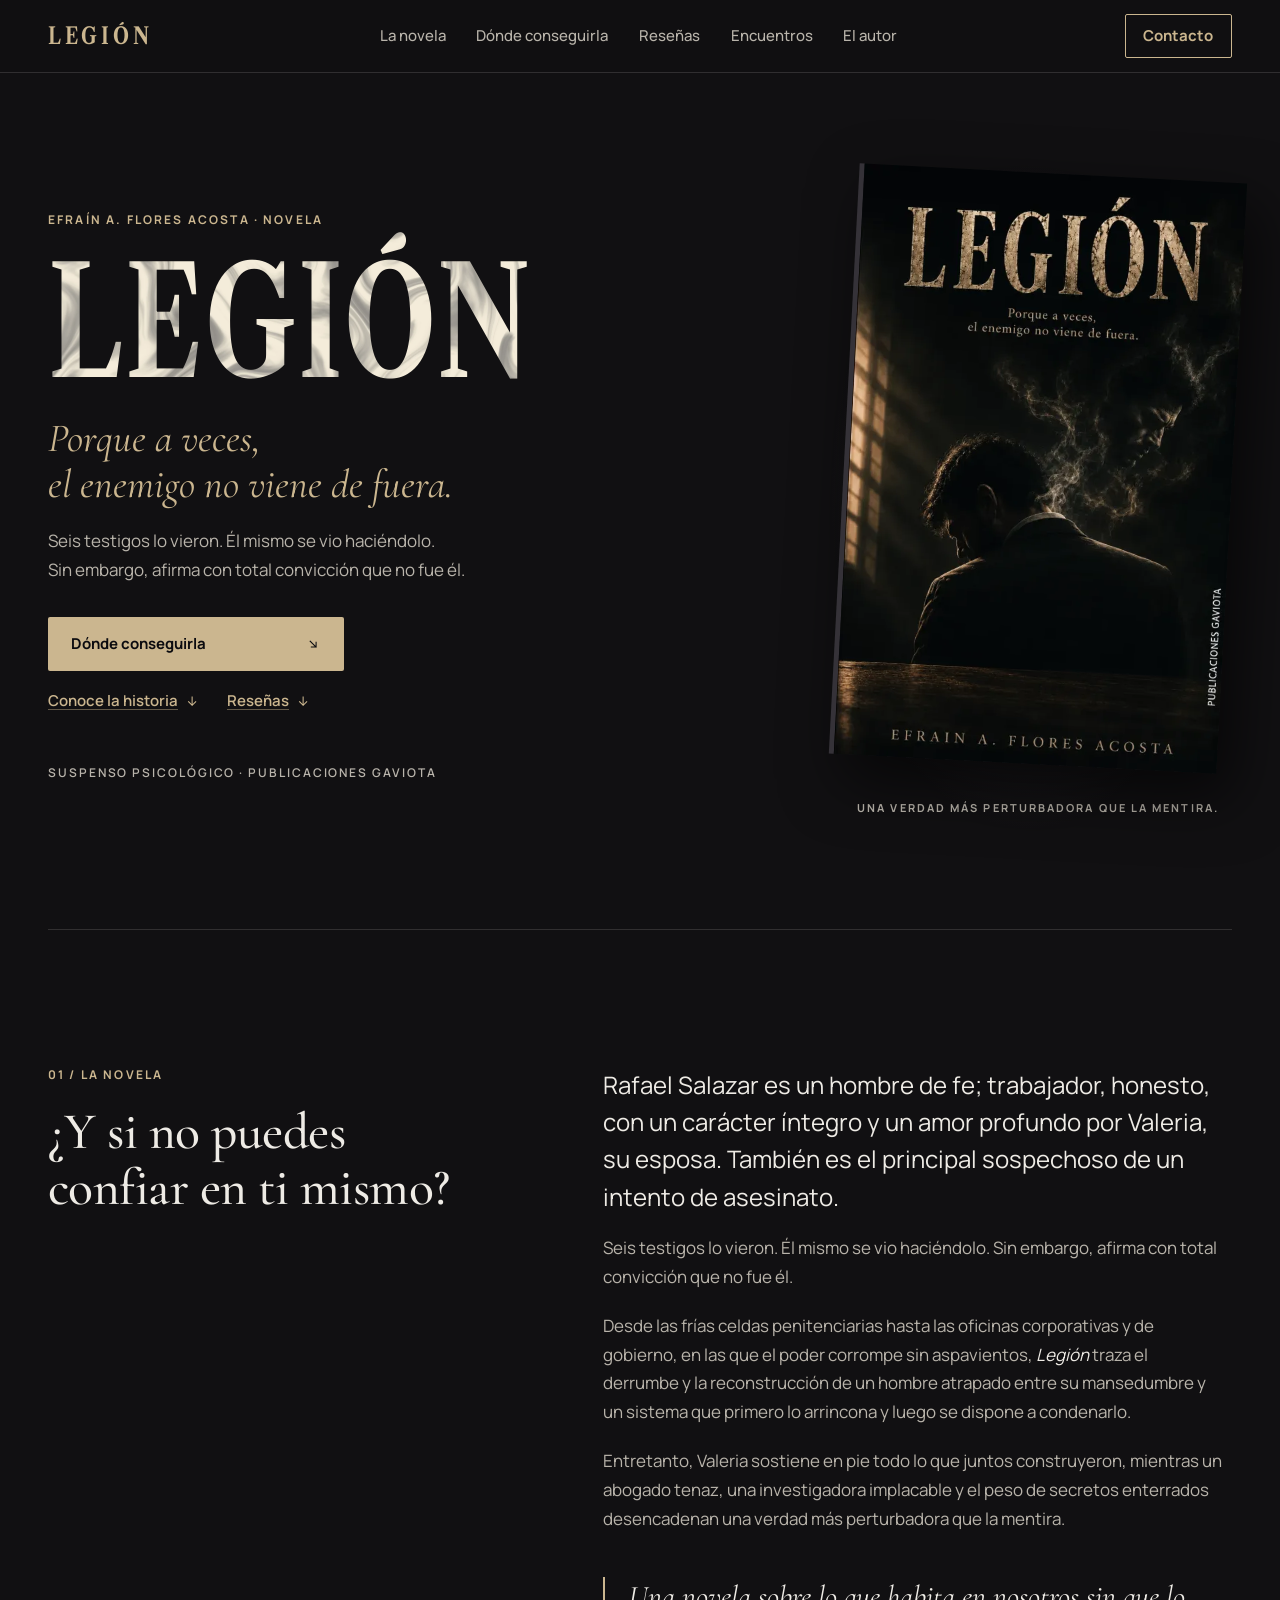
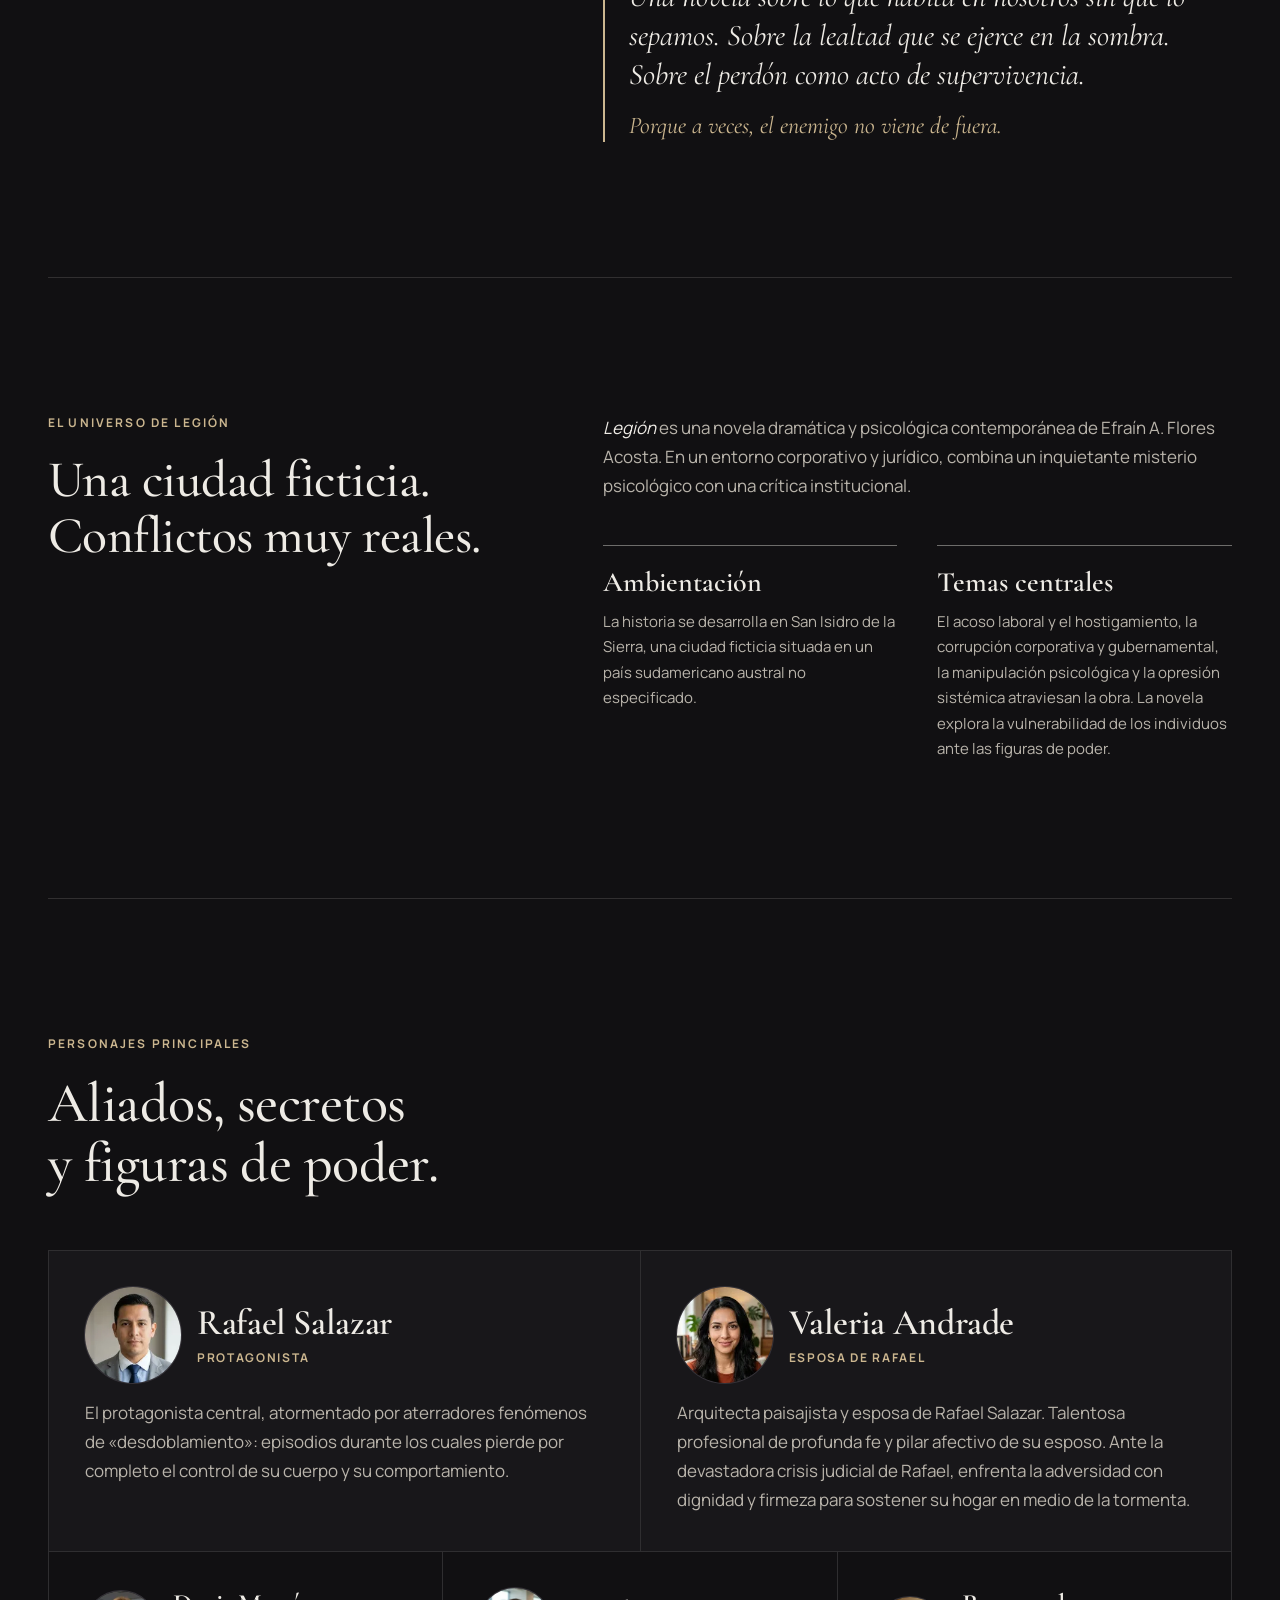
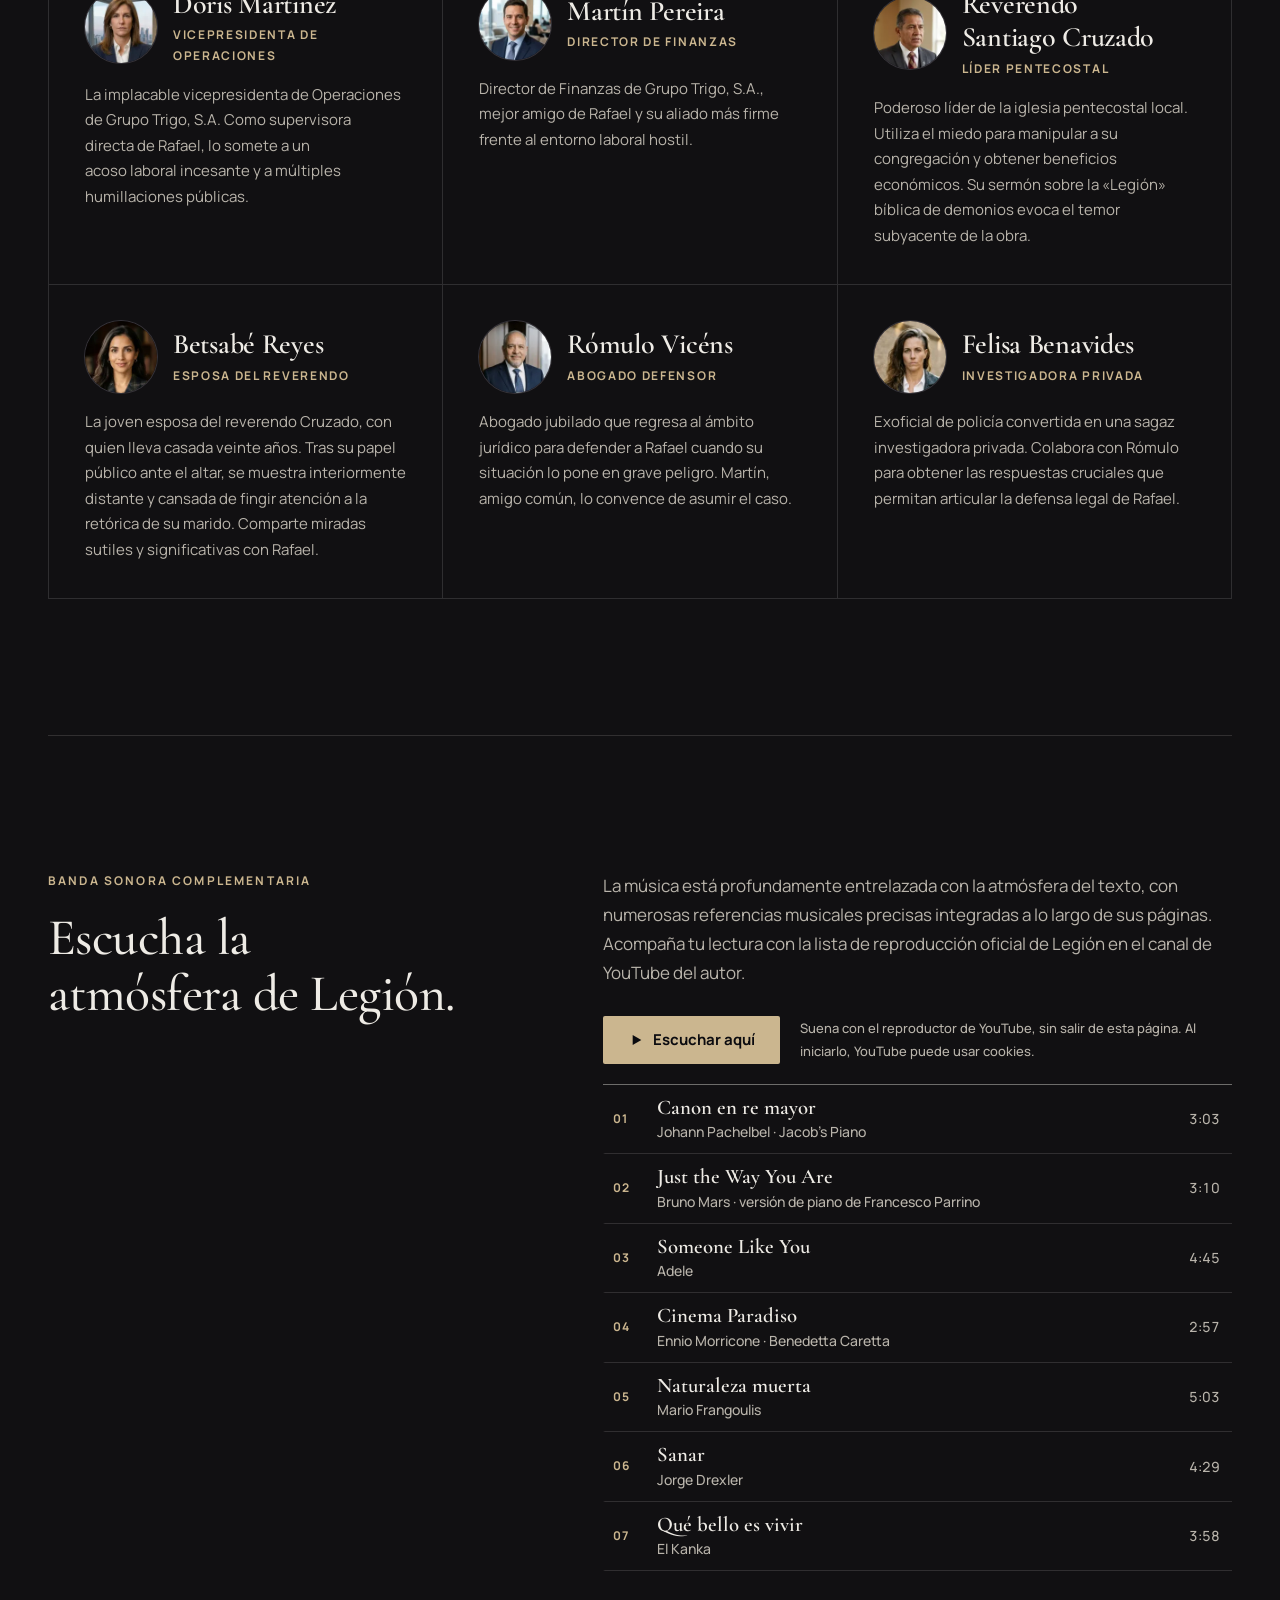
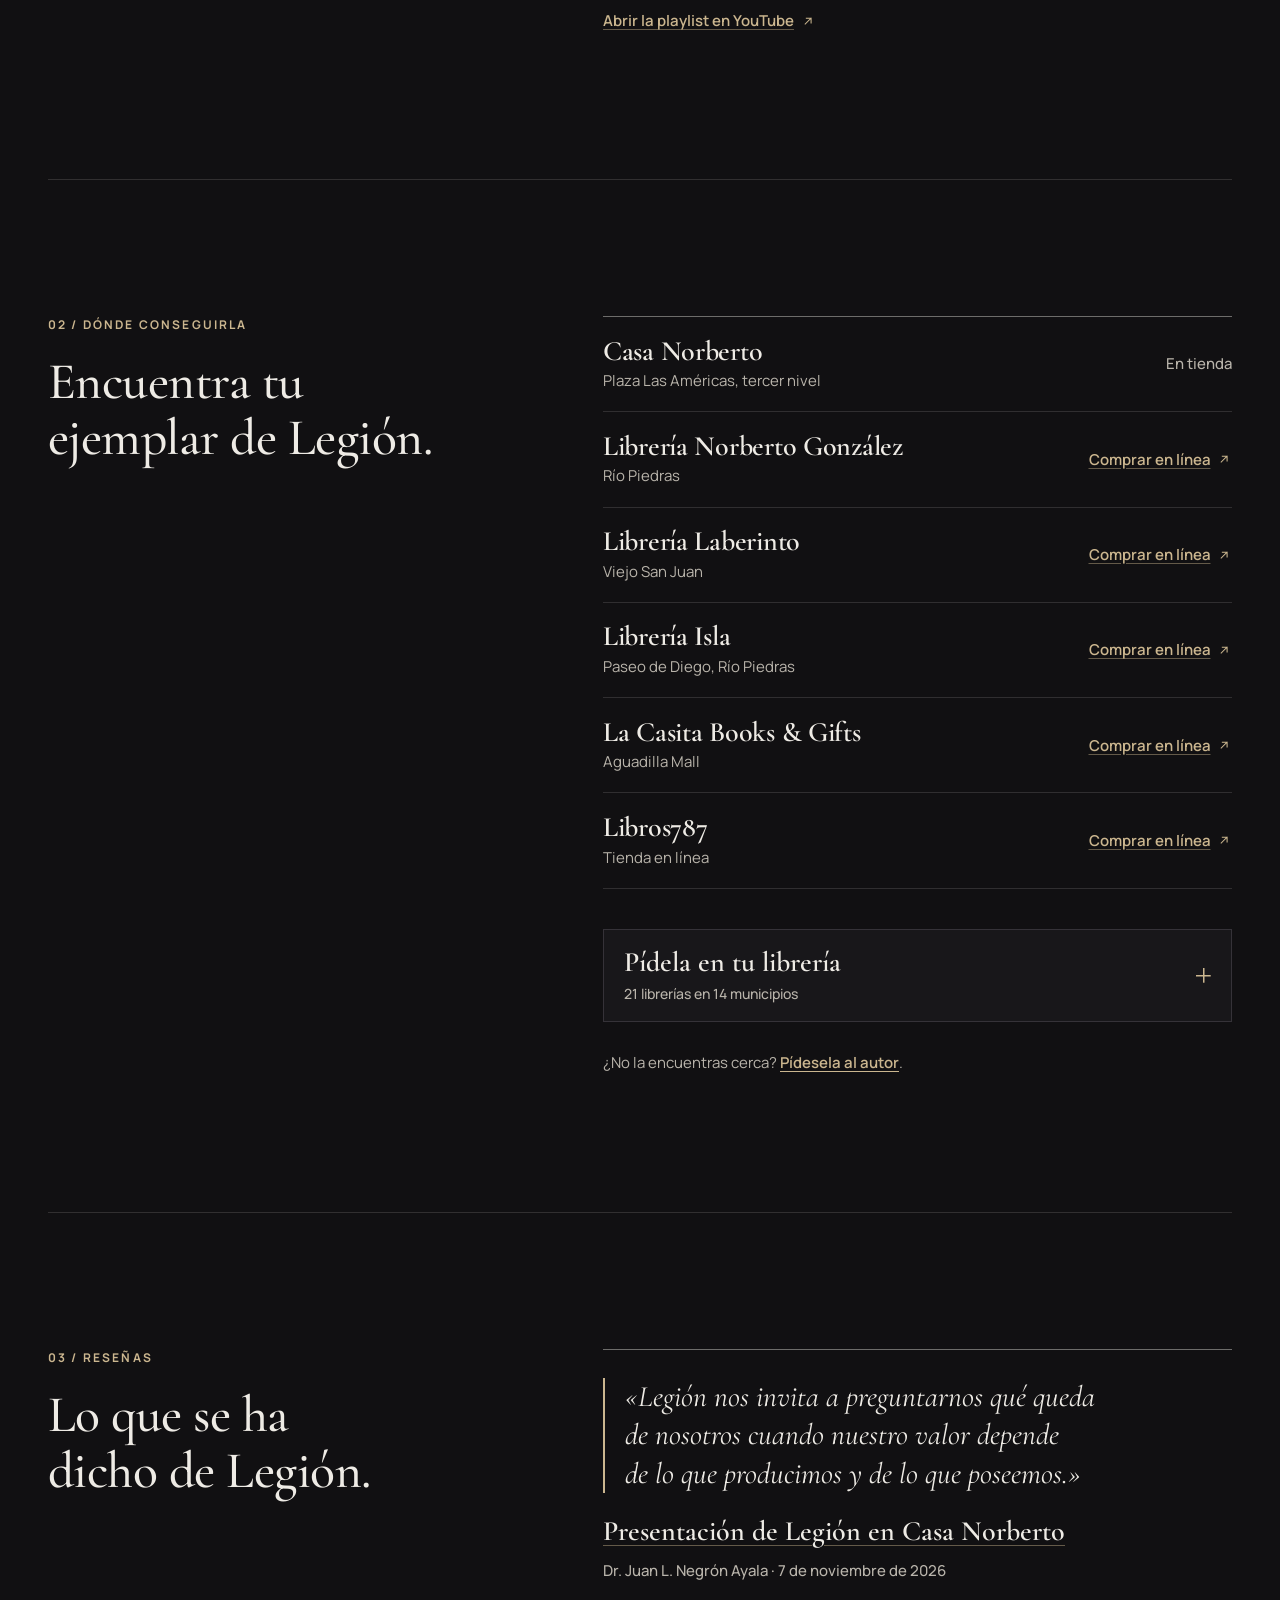
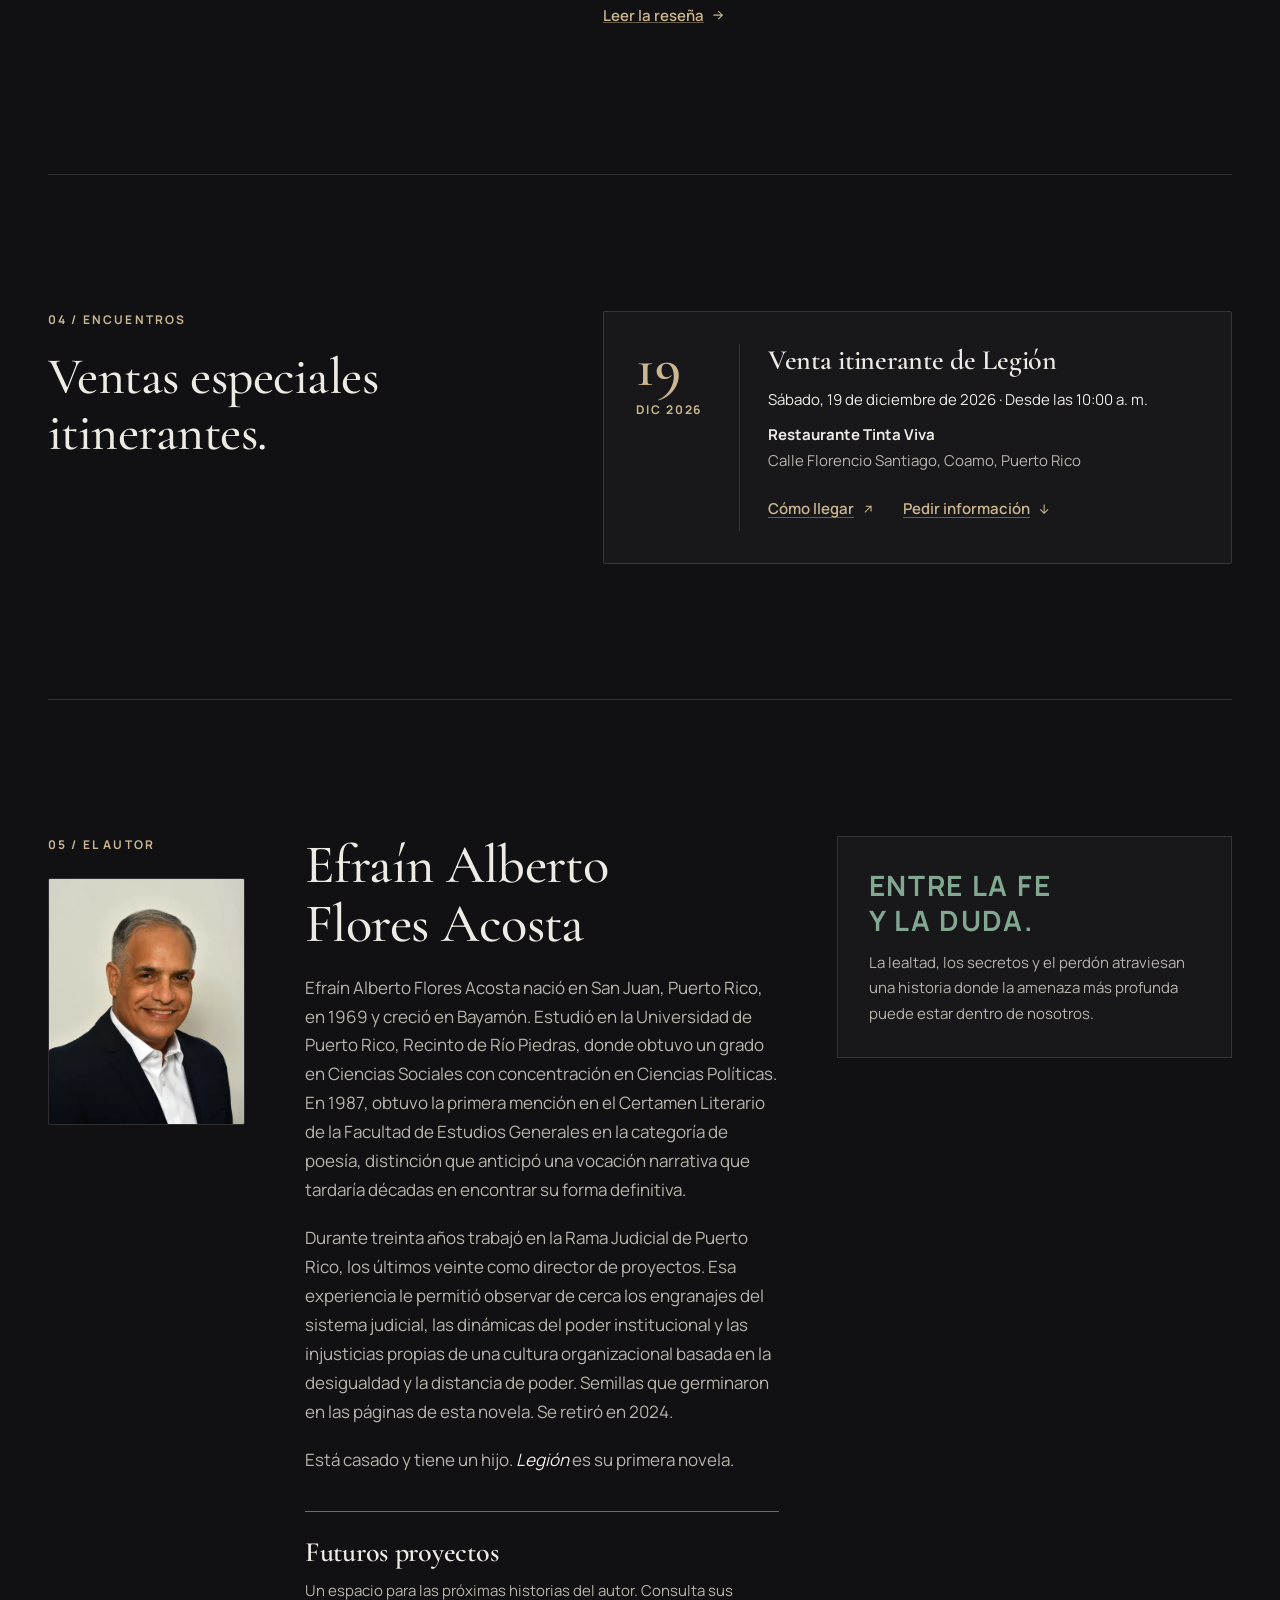
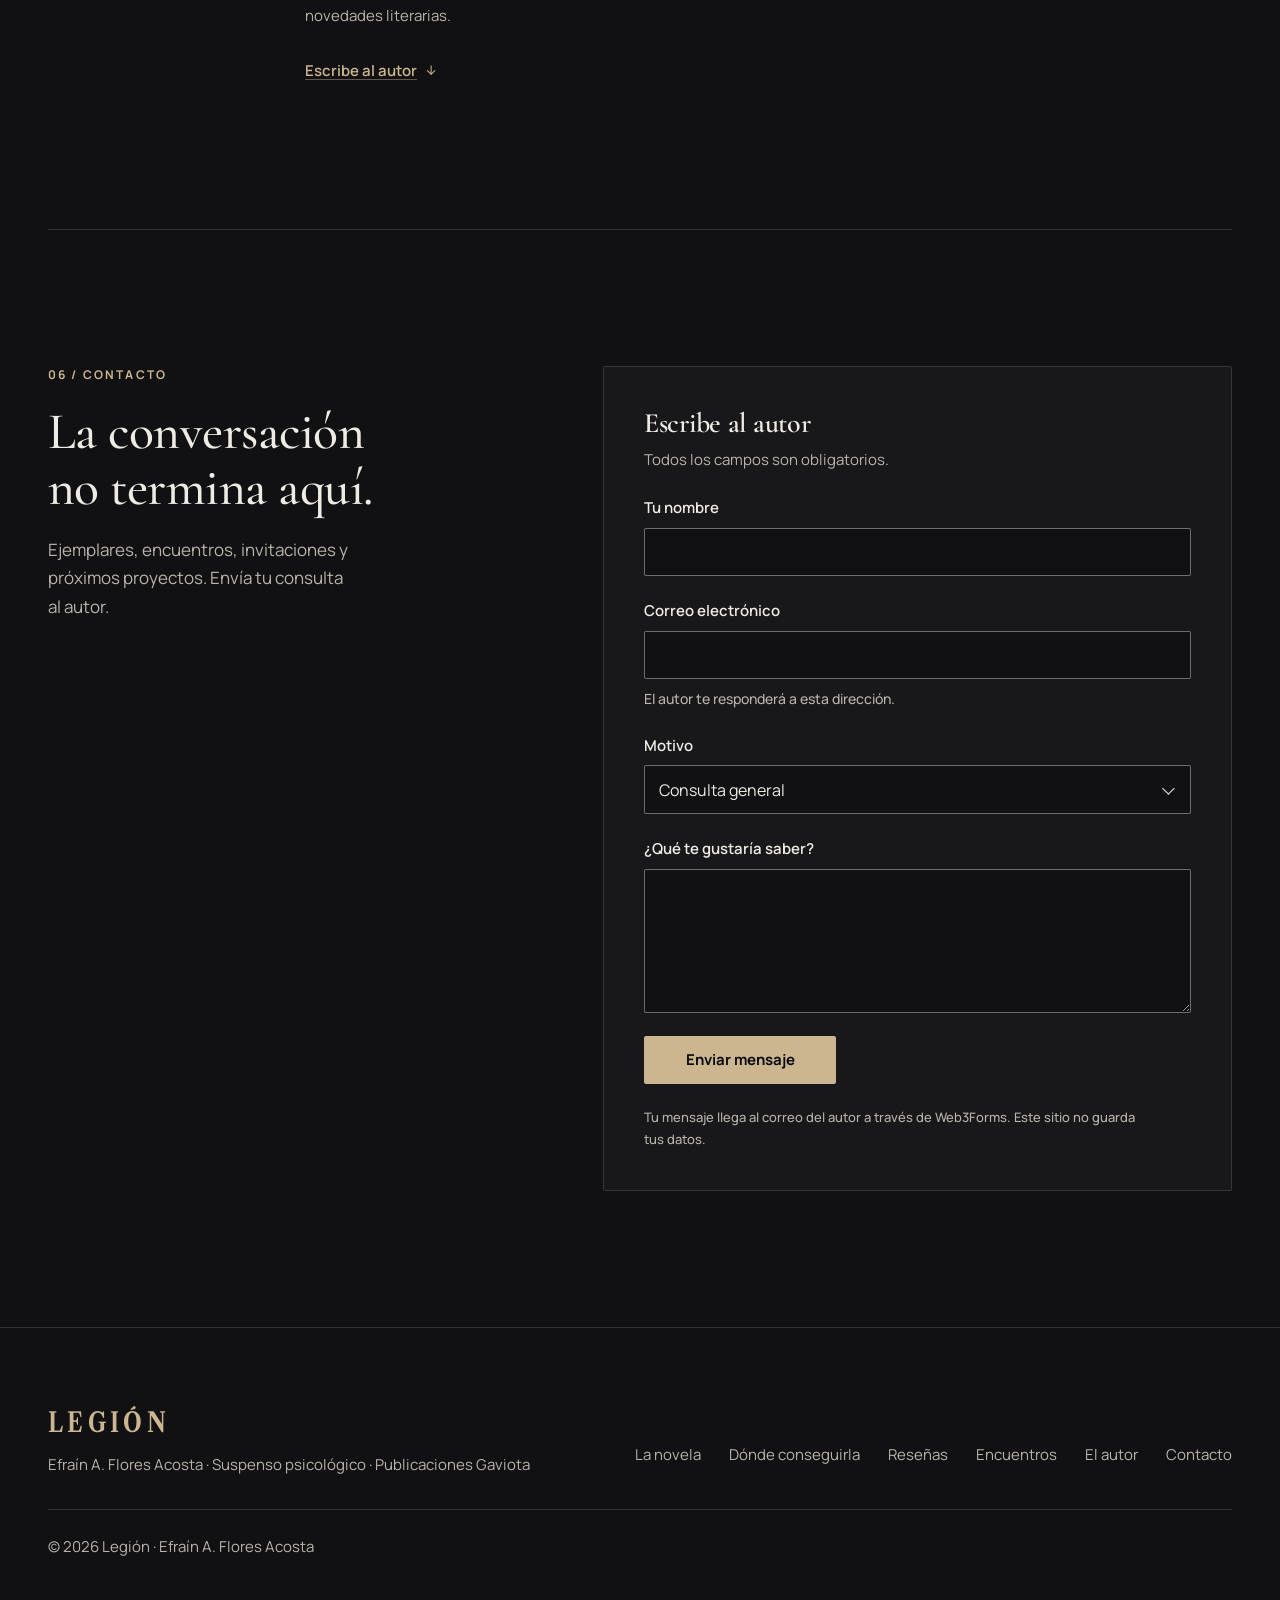
<file: index.html>
<!DOCTYPE html><html lang="es" data-astro-cid-hkbrpulz><head><meta charset="utf-8"><meta name="viewport" content="width=device-width, initial-scale=1"><title>Legión | Suspenso psicológico de Efraín A. Flores Acosta</title><meta name="description" content="Descubre Legión, la novela de suspenso psicológico de Efraín A. Flores Acosta. Conoce su historia, dónde conseguirla y los próximos encuentros con el autor."><link rel="canonical" href="https://dev.legion.fans/"><meta name="robots" content="noindex"><meta name="theme-color" content="#111012"><link rel="icon" href="/favicon.svg" type="image/svg+xml"><link rel="sitemap" href="/sitemap-index.xml"><meta property="og:type" content="book"><meta property="og:site_name" content="Legión"><meta property="og:locale" content="es_PR"><meta property="og:title" content="Legión | Suspenso psicológico de Efraín A. Flores Acosta"><meta property="og:description" content="Descubre Legión, la novela de suspenso psicológico de Efraín A. Flores Acosta. Conoce su historia, dónde conseguirla y los próximos encuentros con el autor."><meta property="og:url" content="https://dev.legion.fans/"><meta property="og:image" content="https://dev.legion.fans/_astro/portada.BIn4jXAD_1aLpGj.jpg"><meta property="og:image:alt" content="Portada de Legión: un hombre de traje, cabizbajo y de espaldas, del que se desprende un rostro hecho de humo."><meta name="twitter:card" content="summary_large_image"><link rel="stylesheet" href="/_astro/index.DtKuXEcc.css"><link rel="stylesheet" href="/_astro/Base.D_IXePMT.css"></head><body data-astro-cid-hkbrpulz><a class="saltar" href="#contenido" data-astro-cid-hkbrpulz>Saltar al contenido</a><header class="cabecera" data-astro-cid-anclemld><div class="contenedor cabecera__fila" data-astro-cid-anclemld><a class="marca" href="/" aria-label="Legión, inicio" data-astro-cid-anclemld>Legión</a><nav class="navegacion" id="menu" aria-label="Secciones" data-astro-cid-anclemld><ul role="list" data-astro-cid-anclemld><li data-astro-cid-anclemld><a href="/#novela" data-seccion="novela" data-astro-cid-anclemld>La novela</a></li><li data-astro-cid-anclemld><a href="/#conseguir" data-seccion="conseguir" data-astro-cid-anclemld>Dónde conseguirla</a></li><li data-astro-cid-anclemld><a href="/#resenas" data-seccion="resenas" data-astro-cid-anclemld>Reseñas</a></li><li data-astro-cid-anclemld><a href="/#encuentros" data-seccion="encuentros" data-astro-cid-anclemld>Encuentros</a></li><li data-astro-cid-anclemld><a href="/#autor" data-seccion="autor" data-astro-cid-anclemld>El autor</a></li></ul></nav><div class="cabecera__acciones" data-astro-cid-anclemld><a class="boton boton--contorno cabecera__contacto" href="/#contacto" data-seccion="contacto" data-astro-cid-anclemld>Contacto</a><button class="boton boton--contorno menu-boton" type="button" aria-expanded="false" aria-controls="menu" hidden data-astro-cid-anclemld><svg viewBox="0 0 24 24" width="18" height="18" fill="none" stroke="currentColor" stroke-width="1.75" aria-hidden="true" data-astro-cid-anclemld><path class="menu-boton__abrir" d="M3 7h18M3 12h18M3 17h18" data-astro-cid-anclemld></path><path class="menu-boton__cerrar" d="M5 5l14 14M19 5 5 19" data-astro-cid-anclemld></path></svg>Menú</button></div></div></header><script type="module">var e=document.querySelector(`.menu-boton`),t=document.querySelector(`#menu`);if(e&&t){e.hidden=!1;let n=()=>e.setAttribute(`aria-expanded`,`false`);e.addEventListener(`click`,()=>{let t=e.getAttribute(`aria-expanded`)===`true`;e.setAttribute(`aria-expanded`,String(!t))}),t.addEventListener(`click`,e=>{e.target.closest(`a`)&&n()}),document.addEventListener(`keydown`,t=>{t.key===`Escape`&&e.getAttribute(`aria-expanded`)===`true`&&(n(),e.focus())})}var n={universo:`novela`,personajes:`novela`,"banda-sonora":`novela`},r=[...document.querySelectorAll(`.cabecera [data-seccion]`)],i=new Set(r.map(e=>e.dataset.seccion)),a=[...document.querySelectorAll(`main section[id]`)].filter(e=>i.has(n[e.id]??e.id));if(a.length&&`IntersectionObserver`in window){let e=new Set,t=()=>{let t=a.find(t=>e.has(t.id))?.id,i=t&&(n[t]??t);for(let e of r)e.dataset.seccion===i?e.setAttribute(`aria-current`,`location`):e.removeAttribute(`aria-current`)},i=new IntersectionObserver(n=>{for(let t of n)t.isIntersecting?e.add(t.target.id):e.delete(t.target.id);t()},{rootMargin:`-45% 0px -50% 0px`});a.forEach(e=>i.observe(e))}</script><main id="contenido" tabindex="-1" data-astro-cid-hkbrpulz><section class="portada" id="inicio" aria-labelledby="titulo-sitio" data-astro-cid-vyevxk66><div class="contenedor portada__rejilla" data-astro-cid-vyevxk66><div class="portada__texto" data-astro-cid-vyevxk66><p class="etiqueta" data-astro-cid-vyevxk66>Efraín A. Flores Acosta · Novela</p><h1 id="titulo-sitio" style="--marmol: url(/_astro/marmol.CSWIpX2g.webp)" data-humo data-astro-cid-vyevxk66><canvas class="titulo__humo" aria-hidden="true" data-astro-cid-vyevxk66></canvas><span class="titulo__texto" data-astro-cid-vyevxk66>Legión</span></h1><p class="portada__lema" data-astro-cid-vyevxk66><span data-astro-cid-vyevxk66>Porque a veces, </span><span data-astro-cid-vyevxk66>el enemigo no viene de fuera. </span></p><p class="portada__gancho" data-astro-cid-vyevxk66><span data-astro-cid-vyevxk66>Seis testigos lo vieron. Él mismo se vio haciéndolo. </span><span data-astro-cid-vyevxk66>Sin embargo, afirma con total convicción que no fue él. </span></p><div class="portada__acciones" data-astro-cid-vyevxk66><a class="boton boton--primario boton--barra" href="/#conseguir" data-astro-cid-vyevxk66>Dónde conseguirla<svg class="flecha" viewBox="0 0 24 24" fill="none" stroke="currentColor" stroke-width="1.75" stroke-linecap="square" aria-hidden="true" focusable="false"><path d="M7 7l10 10M9 17h8V9"></path></svg></a><p class="portada__enlaces" data-astro-cid-vyevxk66><a class="enlace" href="/#novela" data-astro-cid-vyevxk66>Conoce la historia<svg class="flecha" viewBox="0 0 24 24" fill="none" stroke="currentColor" stroke-width="1.75" stroke-linecap="square" aria-hidden="true" focusable="false"><path d="M12 5v14M6 13l6 6 6-6"></path></svg></a><a class="enlace" href="/#resenas" data-astro-cid-vyevxk66>Reseñas<svg class="flecha" viewBox="0 0 24 24" fill="none" stroke="currentColor" stroke-width="1.75" stroke-linecap="square" aria-hidden="true" focusable="false"><path d="M12 5v14M6 13l6 6 6-6"></path></svg></a></p></div><p class="portada__ficha" data-astro-cid-vyevxk66><span data-astro-cid-vyevxk66>Suspenso psicológico</span><span class="portada__punto" aria-hidden="true" data-astro-cid-vyevxk66> · </span><span data-astro-cid-vyevxk66>Publicaciones Gaviota</span></p></div><figure class="portada__arte" style="--proporcion: 0.6483; --ancho-natural: 1010px" data-astro-cid-vyevxk66><div class="portada__libro" data-astro-cid-vyevxk66><img src="/_astro/portada.BIn4jXAD_1lJkDU.webp" srcset="/_astro/portada.BIn4jXAD_236goK.webp 360w, /_astro/portada.BIn4jXAD_Ziy1A5.webp 540w, /_astro/portada.BIn4jXAD_Z1T6bKD.webp 720w, /_astro/portada.BIn4jXAD_1lJkDU.webp 1010w" alt="Portada de Legión: un hombre de traje, cabizbajo y de espaldas, del que se desprende un rostro hecho de humo." sizes="(min-width: 44rem) 25rem, 75vw" loading="eager" fetchpriority="high" data-astro-cid-vyevxk66="true" decoding="async" width="1010" height="1558"></div><figcaption data-astro-cid-vyevxk66>Una verdad más perturbadora que la mentira.</figcaption></figure></div></section><script type="module" src="/_astro/Portada.astro_astro_type_script_index_0_lang.CcGMZMq_.js"></script><section id="novela" class="seccion seccion--dividida" aria-labelledby="novela-titular" data-astro-cid-mbuwc6bn><div class="contenedor" data-astro-cid-mbuwc6bn><div class="seccion__rejilla" data-astro-cid-mbuwc6bn><header class="seccion__cabeza" data-astro-cid-mbuwc6bn><p class="etiqueta" data-astro-cid-mbuwc6bn>01 / La novela</p><h2 id="novela-titular" data-astro-cid-mbuwc6bn>¿Y si no puedes confiar en ti mismo?</h2></header><div class="seccion__cuerpo" data-astro-cid-mbuwc6bn><div class="prosa sinopsis" data-astro-cid-h4enovo6><p>Rafael Salazar es un hombre de fe; trabajador, honesto, con un carácter íntegro y un amor profundo por Valeria, su esposa. También es el principal sospechoso de un intento de asesinato.</p>
<p>Seis testigos lo vieron. Él mismo se vio haciéndolo. Sin embargo, afirma con total convicción que no fue él.</p>
<p>Desde las frías celdas penitenciarias hasta las oficinas corporativas y de gobierno, en las que el poder corrompe sin aspavientos, <em>Legión</em> traza el derrumbe y la reconstrucción de un hombre atrapado entre su mansedumbre y un sistema que primero lo arrincona y luego se dispone a condenarlo.</p>
<p>Entretanto, Valeria sostiene en pie todo lo que juntos construyeron, mientras un abogado tenaz, una investigadora implacable y el peso de secretos enterrados desencadenan una verdad más perturbadora que la mentira.</p>
</div><div class="cita" data-astro-cid-h4enovo6><blockquote data-astro-cid-h4enovo6><p data-astro-cid-h4enovo6>Una novela sobre lo que habita en nosotros sin que lo sepamos. Sobre la lealtad que se ejerce en la sombra. Sobre el perdón como acto de supervivencia.</p></blockquote><p class="cita__cierre" data-astro-cid-h4enovo6>Porque a veces, el enemigo no viene de fuera.</p></div></div></div></div></section><section id="universo" class="seccion seccion--dividida" aria-labelledby="universo-titular" data-astro-cid-mbuwc6bn><div class="contenedor" data-astro-cid-mbuwc6bn><div class="seccion__rejilla" data-astro-cid-mbuwc6bn><header class="seccion__cabeza" data-astro-cid-mbuwc6bn><p class="etiqueta" data-astro-cid-mbuwc6bn>El universo de Legión</p><h2 id="universo-titular" data-astro-cid-mbuwc6bn>Una ciudad ficticia. Conflictos muy reales.</h2></header><div class="seccion__cuerpo" data-astro-cid-mbuwc6bn><div class="prosa" data-astro-cid-h4enovo6><p><em>Legión</em> es una novela dramática y psicológica contemporánea de Efraín A. Flores Acosta. En un entorno corporativo y jurídico, combina un inquietante misterio psicológico con una crítica institucional.</p>
</div><dl class="datos" data-astro-cid-h4enovo6><div data-astro-cid-h4enovo6><dt data-astro-cid-h4enovo6>Ambientación</dt><dd data-astro-cid-h4enovo6>La historia se desarrolla en San Isidro de la Sierra, una ciudad ficticia situada en un país sudamericano austral no especificado.</dd></div><div data-astro-cid-h4enovo6><dt data-astro-cid-h4enovo6>Temas centrales</dt><dd data-astro-cid-h4enovo6>El acoso laboral y el hostigamiento, la corrupción corporativa y gubernamental, la manipulación psicológica y la opresión sistémica atraviesan la obra. La novela explora la vulnerabilidad de los individuos ante las figuras de poder.</dd></div></dl></div></div></div></section><section id="personajes" class="seccion seccion--apilada" aria-labelledby="personajes-titular" data-astro-cid-mbuwc6bn><div class="contenedor" data-astro-cid-mbuwc6bn><div class="seccion__rejilla" data-astro-cid-mbuwc6bn><header class="seccion__cabeza" data-astro-cid-mbuwc6bn><p class="etiqueta" data-astro-cid-mbuwc6bn>Personajes principales</p><h2 id="personajes-titular" data-astro-cid-mbuwc6bn>Aliados, secretos y figuras de poder.</h2></header><div class="seccion__cuerpo" data-astro-cid-mbuwc6bn><ul class="personajes" role="list" data-astro-cid-gr26orqf><li class="personaje" data-astro-cid-gr26orqf><div class="personaje__cabeza" data-astro-cid-gr26orqf><a class="personaje__cara" href="/_astro/rafael.B3hxu5hQ_Z29EhgO.webp" data-cara data-nombre="Rafael Salazar" data-rol="Protagonista" data-ancho="800" data-alto="800" data-astro-cid-gr26orqf><img src="/_astro/rafael.B3hxu5hQ_Z2wFLVa.webp" alt data-astro-cid-gr26orqf="true" loading="lazy" decoding="async" width="160" height="160"><span class="solo-lectores" data-astro-cid-gr26orqf>Ver más grande el retrato de Rafael Salazar</span></a><div data-astro-cid-gr26orqf><h3 data-astro-cid-gr26orqf>Rafael Salazar</h3><p class="personaje__rol" data-astro-cid-gr26orqf>Protagonista</p></div></div><div class="personaje__texto" data-astro-cid-gr26orqf><p>El protagonista central, atormentado por aterradores fenómenos de «desdoblamiento»: episodios durante los cuales pierde por completo el control de su cuerpo y su comportamiento.</p>
</div></li><li class="personaje" data-astro-cid-gr26orqf><div class="personaje__cabeza" data-astro-cid-gr26orqf><a class="personaje__cara" href="/_astro/valeria.Bd9UGIU8_1VEt85.webp" data-cara data-nombre="Valeria Andrade" data-rol="Esposa de Rafael" data-ancho="800" data-alto="800" data-astro-cid-gr26orqf><img src="/_astro/valeria.Bd9UGIU8_1ow3wd.webp" alt data-astro-cid-gr26orqf="true" loading="lazy" decoding="async" width="160" height="160"><span class="solo-lectores" data-astro-cid-gr26orqf>Ver más grande el retrato de Valeria Andrade</span></a><div data-astro-cid-gr26orqf><h3 data-astro-cid-gr26orqf>Valeria Andrade</h3><p class="personaje__rol" data-astro-cid-gr26orqf>Esposa de Rafael</p></div></div><div class="personaje__texto" data-astro-cid-gr26orqf><p>Arquitecta paisajista y esposa de Rafael Salazar. Talentosa profesional de profunda fe y pilar afectivo de su esposo. Ante la devastadora crisis judicial de Rafael, enfrenta la adversidad con dignidad y firmeza para sostener su hogar en medio de la tormenta.</p>
</div></li><li class="personaje" data-astro-cid-gr26orqf><div class="personaje__cabeza" data-astro-cid-gr26orqf><a class="personaje__cara" href="/_astro/doris.BOqnYuKB_Z1JPaYY.webp" data-cara data-nombre="Doris Martínez" data-rol="Vicepresidenta de Operaciones" data-ancho="520" data-alto="520" data-astro-cid-gr26orqf><img src="/_astro/doris.BOqnYuKB_1dnb51.webp" alt data-astro-cid-gr26orqf="true" loading="lazy" decoding="async" width="160" height="160"><span class="solo-lectores" data-astro-cid-gr26orqf>Ver más grande el retrato de Doris Martínez</span></a><div data-astro-cid-gr26orqf><h3 data-astro-cid-gr26orqf>Doris Martínez</h3><p class="personaje__rol" data-astro-cid-gr26orqf>Vicepresidenta de Operaciones</p></div></div><div class="personaje__texto" data-astro-cid-gr26orqf><p>La implacable vicepresidenta de Operaciones de Grupo Trigo, S.A. Como supervisora directa de Rafael, lo somete a un acoso laboral incesante y a múltiples humillaciones públicas.</p>
</div></li><li class="personaje" data-astro-cid-gr26orqf><div class="personaje__cabeza" data-astro-cid-gr26orqf><a class="personaje__cara" href="/_astro/martin.DCVrjScw_ESmdX.webp" data-cara data-nombre="Martín Pereira" data-rol="Director de Finanzas" data-ancho="768" data-alto="768" data-astro-cid-gr26orqf><img src="/_astro/martin.DCVrjScw_1BT6Nv.webp" alt data-astro-cid-gr26orqf="true" loading="lazy" decoding="async" width="160" height="160"><span class="solo-lectores" data-astro-cid-gr26orqf>Ver más grande el retrato de Martín Pereira</span></a><div data-astro-cid-gr26orqf><h3 data-astro-cid-gr26orqf>Martín Pereira</h3><p class="personaje__rol" data-astro-cid-gr26orqf>Director de Finanzas</p></div></div><div class="personaje__texto" data-astro-cid-gr26orqf><p>Director de Finanzas de Grupo Trigo, S.A., mejor amigo de Rafael y su aliado más firme frente al entorno laboral hostil.</p>
</div></li><li class="personaje" data-astro-cid-gr26orqf><div class="personaje__cabeza" data-astro-cid-gr26orqf><a class="personaje__cara" href="/_astro/santiago.Bq9dAkRB_ZiYHya.webp" data-cara data-nombre="Reverendo Santiago Cruzado" data-rol="Líder pentecostal" data-ancho="580" data-alto="580" data-astro-cid-gr26orqf><img src="/_astro/santiago.Bq9dAkRB_ZVYMS3.webp" alt data-astro-cid-gr26orqf="true" loading="lazy" decoding="async" width="160" height="160"><span class="solo-lectores" data-astro-cid-gr26orqf>Ver más grande el retrato de Reverendo Santiago Cruzado</span></a><div data-astro-cid-gr26orqf><h3 data-astro-cid-gr26orqf>Reverendo Santiago Cruzado</h3><p class="personaje__rol" data-astro-cid-gr26orqf>Líder pentecostal</p></div></div><div class="personaje__texto" data-astro-cid-gr26orqf><p>Poderoso líder de la iglesia pentecostal local. Utiliza el miedo para manipular a su congregación y obtener beneficios económicos. Su sermón sobre la «Legión» bíblica de demonios evoca el temor subyacente de la obra.</p>
</div></li><li class="personaje" data-astro-cid-gr26orqf><div class="personaje__cabeza" data-astro-cid-gr26orqf><a class="personaje__cara" href="/_astro/betsabe.DQq9eu7E_1BbPll.webp" data-cara data-nombre="Betsabé Reyes" data-rol="Esposa del reverendo" data-ancho="520" data-alto="520" data-astro-cid-gr26orqf><img src="/_astro/betsabe.DQq9eu7E_Z1Sawyq.webp" alt data-astro-cid-gr26orqf="true" loading="lazy" decoding="async" width="160" height="160"><span class="solo-lectores" data-astro-cid-gr26orqf>Ver más grande el retrato de Betsabé Reyes</span></a><div data-astro-cid-gr26orqf><h3 data-astro-cid-gr26orqf>Betsabé Reyes</h3><p class="personaje__rol" data-astro-cid-gr26orqf>Esposa del reverendo</p></div></div><div class="personaje__texto" data-astro-cid-gr26orqf><p>La joven esposa del reverendo Cruzado, con quien lleva casada veinte años. Tras su papel público ante el altar, se muestra interiormente distante y cansada de fingir atención a la retórica de su marido. Comparte miradas sutiles y significativas con Rafael.</p>
</div></li><li class="personaje" data-astro-cid-gr26orqf><div class="personaje__cabeza" data-astro-cid-gr26orqf><a class="personaje__cara" href="/_astro/romulo.B8i1reMH_Z1RS2n6.webp" data-cara data-nombre="Rómulo Vicéns" data-rol="Abogado defensor" data-ancho="400" data-alto="400" data-astro-cid-gr26orqf><img src="/_astro/romulo.B8i1reMH_Z2rWp4C.webp" alt data-astro-cid-gr26orqf="true" loading="lazy" decoding="async" width="160" height="160"><span class="solo-lectores" data-astro-cid-gr26orqf>Ver más grande el retrato de Rómulo Vicéns</span></a><div data-astro-cid-gr26orqf><h3 data-astro-cid-gr26orqf>Rómulo Vicéns</h3><p class="personaje__rol" data-astro-cid-gr26orqf>Abogado defensor</p></div></div><div class="personaje__texto" data-astro-cid-gr26orqf><p>Abogado jubilado que regresa al ámbito jurídico para defender a Rafael cuando su situación lo pone en grave peligro. Martín, amigo común, lo convence de asumir el caso.</p>
</div></li><li class="personaje" data-astro-cid-gr26orqf><div class="personaje__cabeza" data-astro-cid-gr26orqf><a class="personaje__cara" href="/_astro/felisa.BAlVVDUY_Z1RavBU.webp" data-cara data-nombre="Felisa Benavides" data-rol="Investigadora privada" data-ancho="500" data-alto="500" data-astro-cid-gr26orqf><img src="/_astro/felisa.BAlVVDUY_8QSPO.webp" alt data-astro-cid-gr26orqf="true" loading="lazy" decoding="async" width="160" height="160"><span class="solo-lectores" data-astro-cid-gr26orqf>Ver más grande el retrato de Felisa Benavides</span></a><div data-astro-cid-gr26orqf><h3 data-astro-cid-gr26orqf>Felisa Benavides</h3><p class="personaje__rol" data-astro-cid-gr26orqf>Investigadora privada</p></div></div><div class="personaje__texto" data-astro-cid-gr26orqf><p>Exoficial de policía convertida en una sagaz investigadora privada. Colabora con Rómulo para obtener las respuestas cruciales que permitan articular la defensa legal de Rafael.</p>
</div></li></ul><dialog class="retrato" data-retrato aria-labelledby="retrato-nombre" data-astro-cid-gr26orqf><figure data-astro-cid-gr26orqf><img alt="" data-retrato-imagen data-astro-cid-gr26orqf><figcaption data-astro-cid-gr26orqf><span class="retrato__nombre" id="retrato-nombre" data-retrato-nombre data-astro-cid-gr26orqf></span><span class="retrato__rol" data-retrato-rol data-astro-cid-gr26orqf></span></figcaption></figure><form method="dialog" data-astro-cid-gr26orqf><button class="retrato__cerrar" type="submit" data-astro-cid-gr26orqf>Cerrar</button></form></dialog></div></div></div></section><script type="module">var e=document.querySelector(`[data-retrato]`);if(e&&typeof e.showModal==`function`){let t=e.querySelector(`[data-retrato-imagen]`),n=e.querySelector(`[data-retrato-nombre]`),r=e.querySelector(`[data-retrato-rol]`);document.addEventListener(`click`,i=>{let a=i.target.closest(`[data-cara]`);a&&(i.metaKey||i.ctrlKey||i.shiftKey||i.button!==0||(i.preventDefault(),t.width=Number(a.dataset.ancho),t.height=Number(a.dataset.alto),t.src=a.href,t.alt=`Retrato de ${a.dataset.nombre}`,n.textContent=a.dataset.nombre??``,r.textContent=a.dataset.rol??``,e.showModal()))}),e.addEventListener(`click`,t=>{t.target.closest(`button`)||e.close()})}</script><section id="banda-sonora" class="seccion seccion--dividida" aria-labelledby="banda-sonora-titular" data-astro-cid-mbuwc6bn><div class="contenedor" data-astro-cid-mbuwc6bn><div class="seccion__rejilla" data-astro-cid-mbuwc6bn><header class="seccion__cabeza" data-astro-cid-mbuwc6bn><p class="etiqueta" data-astro-cid-mbuwc6bn>Banda sonora complementaria</p><h2 id="banda-sonora-titular" data-astro-cid-mbuwc6bn>Escucha la atmósfera de Legión.</h2></header><div class="seccion__cuerpo" data-astro-cid-mbuwc6bn><div class="banda" data-astro-cid-v3cwpwld><p class="banda__texto" data-astro-cid-v3cwpwld>La música está profundamente entrelazada con la atmósfera del texto, con numerosas referencias musicales precisas integradas a lo largo de sus páginas. Acompaña tu lectura con la lista de reproducción oficial de Legión en el canal de YouTube del autor.</p><div class="reproductor" data-reproductor data-videos="1elGqARTb1Q,eF9iBFyqQaY,hLQl3WQQoQ0,jNQ8e-cAD7M,aVKWWdhMpf0,Ajj8jvMrLOw,KA5Mi-136Ns" data-astro-cid-v3cwpwld><div class="reproductor__marco" data-marco hidden data-astro-cid-v3cwpwld><div data-destino data-astro-cid-v3cwpwld></div></div><div class="reproductor__barra" data-astro-cid-v3cwpwld><button class="boton boton--primario" type="button" data-tocar="0" hidden data-astro-cid-v3cwpwld><svg viewBox="0 0 24 24" width="16" height="16" fill="currentColor" aria-hidden="true" data-astro-cid-v3cwpwld><path d="M7 4.5v15l13-7.5z" data-astro-cid-v3cwpwld></path></svg>Escuchar aquí</button><p class="reproductor__aviso" data-astro-cid-v3cwpwld>Suena con el reproductor de YouTube, sin salir de esta página. Al iniciarlo, YouTube puede usar cookies.</p></div><ol class="canciones" role="list" data-astro-cid-v3cwpwld><li data-astro-cid-v3cwpwld><a class="cancion" href="https://www.youtube.com/watch?v=1elGqARTb1Q" data-tocar="0" data-astro-cid-v3cwpwld><span class="cancion__numero" aria-hidden="true" data-astro-cid-v3cwpwld>01</span><span class="cancion__datos" data-astro-cid-v3cwpwld><span class="cancion__titulo" data-astro-cid-v3cwpwld>Canon en re mayor</span><span class="cancion__artista" data-astro-cid-v3cwpwld>Johann Pachelbel · Jacob&#39;s Piano</span></span><span class="cancion__duracion" data-astro-cid-v3cwpwld>3:03</span></a></li><li data-astro-cid-v3cwpwld><a class="cancion" href="https://www.youtube.com/watch?v=eF9iBFyqQaY" data-tocar="1" data-astro-cid-v3cwpwld><span class="cancion__numero" aria-hidden="true" data-astro-cid-v3cwpwld>02</span><span class="cancion__datos" data-astro-cid-v3cwpwld><span class="cancion__titulo" data-astro-cid-v3cwpwld>Just the Way You Are</span><span class="cancion__artista" data-astro-cid-v3cwpwld>Bruno Mars · versión de piano de Francesco Parrino</span></span><span class="cancion__duracion" data-astro-cid-v3cwpwld>3:10</span></a></li><li data-astro-cid-v3cwpwld><a class="cancion" href="https://www.youtube.com/watch?v=hLQl3WQQoQ0" data-tocar="2" data-astro-cid-v3cwpwld><span class="cancion__numero" aria-hidden="true" data-astro-cid-v3cwpwld>03</span><span class="cancion__datos" data-astro-cid-v3cwpwld><span class="cancion__titulo" data-astro-cid-v3cwpwld>Someone Like You</span><span class="cancion__artista" data-astro-cid-v3cwpwld>Adele</span></span><span class="cancion__duracion" data-astro-cid-v3cwpwld>4:45</span></a></li><li data-astro-cid-v3cwpwld><a class="cancion" href="https://www.youtube.com/watch?v=jNQ8e-cAD7M" data-tocar="3" data-astro-cid-v3cwpwld><span class="cancion__numero" aria-hidden="true" data-astro-cid-v3cwpwld>04</span><span class="cancion__datos" data-astro-cid-v3cwpwld><span class="cancion__titulo" data-astro-cid-v3cwpwld>Cinema Paradiso</span><span class="cancion__artista" data-astro-cid-v3cwpwld>Ennio Morricone · Benedetta Caretta</span></span><span class="cancion__duracion" data-astro-cid-v3cwpwld>2:57</span></a></li><li data-astro-cid-v3cwpwld><a class="cancion" href="https://www.youtube.com/watch?v=aVKWWdhMpf0" data-tocar="4" data-astro-cid-v3cwpwld><span class="cancion__numero" aria-hidden="true" data-astro-cid-v3cwpwld>05</span><span class="cancion__datos" data-astro-cid-v3cwpwld><span class="cancion__titulo" data-astro-cid-v3cwpwld>Naturaleza muerta</span><span class="cancion__artista" data-astro-cid-v3cwpwld>Mario Frangoulis</span></span><span class="cancion__duracion" data-astro-cid-v3cwpwld>5:03</span></a></li><li data-astro-cid-v3cwpwld><a class="cancion" href="https://www.youtube.com/watch?v=Ajj8jvMrLOw" data-tocar="5" data-astro-cid-v3cwpwld><span class="cancion__numero" aria-hidden="true" data-astro-cid-v3cwpwld>06</span><span class="cancion__datos" data-astro-cid-v3cwpwld><span class="cancion__titulo" data-astro-cid-v3cwpwld>Sanar</span><span class="cancion__artista" data-astro-cid-v3cwpwld>Jorge Drexler</span></span><span class="cancion__duracion" data-astro-cid-v3cwpwld>4:29</span></a></li><li data-astro-cid-v3cwpwld><a class="cancion" href="https://www.youtube.com/watch?v=KA5Mi-136Ns" data-tocar="6" data-astro-cid-v3cwpwld><span class="cancion__numero" aria-hidden="true" data-astro-cid-v3cwpwld>07</span><span class="cancion__datos" data-astro-cid-v3cwpwld><span class="cancion__titulo" data-astro-cid-v3cwpwld>Qué bello es vivir</span><span class="cancion__artista" data-astro-cid-v3cwpwld>El Kanka</span></span><span class="cancion__duracion" data-astro-cid-v3cwpwld>3:58</span></a></li></ol><p class="solo-lectores" role="status" data-anuncio data-astro-cid-v3cwpwld></p></div><a class="enlace" href="https://www.youtube.com/watch?v=1elGqARTb1Q&amp;list=PLbvIremVSQtg" target="_blank" rel="noopener noreferrer">Abrir la playlist en YouTube<svg class="flecha" viewBox="0 0 24 24" fill="none" stroke="currentColor" stroke-width="1.75" stroke-linecap="square" aria-hidden="true" focusable="false"><path d="M7 17 17 7M9 7h8v8"></path></svg><span class="solo-lectores">(abre en una pestaña nueva)</span></a></div></div></div></div></section><script type="module">var e=document.querySelector(`[data-reproductor]`);if(e){let t=(e.dataset.videos??``).split(`,`).filter(Boolean),n=e.querySelector(`[data-marco]`),r=e.querySelector(`[data-destino]`),i=e.querySelector(`[data-anuncio]`),a=[...e.querySelectorAll(`a[data-tocar]`)],o=window,s=`https://www.youtube-nocookie.com`,c,l=!1,u=0;e.querySelector(`button[data-tocar]`).hidden=!1;let d=e=>{a.forEach((t,n)=>{n===e?t.setAttribute(`aria-current`,`true`):t.removeAttribute(`aria-current`)});let t=a[e]?.querySelector(`.cancion__titulo`)?.textContent;t&&i.dataset.actual!==String(e)&&(i.dataset.actual=String(e),i.textContent=`Reproduciendo: ${t}`)},f=()=>new Promise((e,t)=>{if(o.YT?.Player)return e(o.YT);let n=o.onYouTubeIframeAPIReady;o.onYouTubeIframeAPIReady=()=>{n?.(),e(o.YT)};let r=document.createElement(`script`);r.src=`https://www.youtube.com/iframe_api`,r.onerror=()=>t(Error(`No se pudo cargar YouTube`)),document.head.append(r)}),p=e=>{let n=document.createElement(`iframe`);n.src=`${s}/embed/${t[e]}?autoplay=1&rel=0&playsinline=1&playlist=${t.join(`,`)}`,n.title=`Reproductor de la banda sonora`,n.allow=`autoplay; encrypted-media; picture-in-picture`,n.allowFullscreen=!0,r.replaceChildren(n)},m=async i=>{if(n.hidden=!1,e.querySelector(`button[data-tocar]`).hidden=!0,d(i),u=i,c)l&&c.playVideoAt(i);else try{let e=await f();if(c)return;c=new e.Player(r,{host:s,width:`100%`,height:`100%`,playerVars:{autoplay:1,playsinline:1,rel:0},events:{onReady:()=>{l=!0,c.loadPlaylist(t,u)},onStateChange:e=>{if(e.data===1||e.data===3){let e=c.getPlaylistIndex();e>=0&&d(e)}}}})}catch{p(i)}};e.addEventListener(`click`,e=>{let t=e.target.closest(`[data-tocar]`);if(!t)return;let r=e;r.metaKey||r.ctrlKey||r.shiftKey||r.button!==0||(e.preventDefault(),m(Number(t.dataset.tocar)),t.tagName===`BUTTON`&&n.scrollIntoView({block:`nearest`}))})}</script><section id="conseguir" class="seccion seccion--dividida" aria-labelledby="conseguir-titular" data-astro-cid-mbuwc6bn><div class="contenedor" data-astro-cid-mbuwc6bn><div class="seccion__rejilla" data-astro-cid-mbuwc6bn><header class="seccion__cabeza" data-astro-cid-mbuwc6bn><p class="etiqueta" data-astro-cid-mbuwc6bn>02 / Dónde conseguirla</p><h2 id="conseguir-titular" data-astro-cid-mbuwc6bn>Encuentra tu ejemplar de Legión.</h2></header><div class="seccion__cuerpo" data-astro-cid-mbuwc6bn><ul class="librerias" role="list" data-astro-cid-462pgg27><li class="libreria" data-astro-cid-462pgg27><h3 data-astro-cid-462pgg27>Casa Norberto</h3><p class="libreria__lugar" data-astro-cid-462pgg27>Plaza Las Américas, tercer nivel</p><span class="libreria__accion" data-astro-cid-462pgg27><span class="libreria__tienda" data-astro-cid-462pgg27>En tienda</span></span></li><li class="libreria" data-astro-cid-462pgg27><h3 data-astro-cid-462pgg27>Librería Norberto González</h3><p class="libreria__lugar" data-astro-cid-462pgg27>Río Piedras</p><span class="libreria__accion" data-astro-cid-462pgg27><a class="enlace" href="https://www.libreriang.com/index.php?route=product/product&amp;product_id=101995" target="_blank" rel="noopener noreferrer">
                  Comprar en línea<span class="solo-lectores" data-astro-cid-462pgg27> en Librería Norberto González</span><svg class="flecha" viewBox="0 0 24 24" fill="none" stroke="currentColor" stroke-width="1.75" stroke-linecap="square" aria-hidden="true" focusable="false"><path d="M7 17 17 7M9 7h8v8"></path></svg><span class="solo-lectores">(abre en una pestaña nueva)</span></a></span></li><li class="libreria" data-astro-cid-462pgg27><h3 data-astro-cid-462pgg27>Librería Laberinto</h3><p class="libreria__lugar" data-astro-cid-462pgg27>Viejo San Juan</p><span class="libreria__accion" data-astro-cid-462pgg27><a class="enlace" href="https://librerialaberintopr.com/products/legion-efrain-a-flores-acosta" target="_blank" rel="noopener noreferrer">
                  Comprar en línea<span class="solo-lectores" data-astro-cid-462pgg27> en Librería Laberinto</span><svg class="flecha" viewBox="0 0 24 24" fill="none" stroke="currentColor" stroke-width="1.75" stroke-linecap="square" aria-hidden="true" focusable="false"><path d="M7 17 17 7M9 7h8v8"></path></svg><span class="solo-lectores">(abre en una pestaña nueva)</span></a></span></li><li class="libreria" data-astro-cid-462pgg27><h3 data-astro-cid-462pgg27>Librería Isla</h3><p class="libreria__lugar" data-astro-cid-462pgg27>Paseo de Diego, Río Piedras</p><span class="libreria__accion" data-astro-cid-462pgg27><a class="enlace" href="https://www.libreriaisla.com/products/legion-porque-a-veces-el-enemigo-nos-viene-de-fuera-efrain-a-flores-acosta-9781615056811" target="_blank" rel="noopener noreferrer">
                  Comprar en línea<span class="solo-lectores" data-astro-cid-462pgg27> en Librería Isla</span><svg class="flecha" viewBox="0 0 24 24" fill="none" stroke="currentColor" stroke-width="1.75" stroke-linecap="square" aria-hidden="true" focusable="false"><path d="M7 17 17 7M9 7h8v8"></path></svg><span class="solo-lectores">(abre en una pestaña nueva)</span></a></span></li><li class="libreria" data-astro-cid-462pgg27><h3 data-astro-cid-462pgg27>La Casita Books &amp; Gifts</h3><p class="libreria__lugar" data-astro-cid-462pgg27>Aguadilla Mall</p><span class="libreria__accion" data-astro-cid-462pgg27><a class="enlace" href="https://lacasitabooksandgifts.company.site/products/legion-porque-aveces-el-enemigo-no-viene-de-fuera" target="_blank" rel="noopener noreferrer">
                  Comprar en línea<span class="solo-lectores" data-astro-cid-462pgg27> en La Casita Books &amp; Gifts</span><svg class="flecha" viewBox="0 0 24 24" fill="none" stroke="currentColor" stroke-width="1.75" stroke-linecap="square" aria-hidden="true" focusable="false"><path d="M7 17 17 7M9 7h8v8"></path></svg><span class="solo-lectores">(abre en una pestaña nueva)</span></a></span></li><li class="libreria" data-astro-cid-462pgg27><h3 data-astro-cid-462pgg27>Libros787</h3><p class="libreria__lugar" data-astro-cid-462pgg27>Tienda en línea</p><span class="libreria__accion" data-astro-cid-462pgg27><a class="enlace" href="https://libros787.com/products/legion-porque-a-veces-el-enemigo-no-viene-de-fuera" target="_blank" rel="noopener noreferrer">
                  Comprar en línea<span class="solo-lectores" data-astro-cid-462pgg27> en Libros787</span><svg class="flecha" viewBox="0 0 24 24" fill="none" stroke="currentColor" stroke-width="1.75" stroke-linecap="square" aria-hidden="true" focusable="false"><path d="M7 17 17 7M9 7h8v8"></path></svg><span class="solo-lectores">(abre en una pestaña nueva)</span></a></span></li></ul><details class="directorio" data-astro-cid-462pgg27><summary data-astro-cid-462pgg27><span class="directorio__titulo" data-astro-cid-462pgg27>Pídela en tu librería</span><span class="directorio__cuenta" data-astro-cid-462pgg27>21 librerías en 14 municipios</span></summary><div class="directorio__cuerpo" data-astro-cid-462pgg27><p class="directorio__texto" data-astro-cid-462pgg27>Si tu librería no aparece arriba, puedes encargársela. Elige tu municipio, llama o envía el correo que ya dejamos escrito con los datos del libro.</p><section class="municipio" data-astro-cid-462pgg27><h4 data-astro-cid-462pgg27>Añasco</h4><ul role="list" data-astro-cid-462pgg27><li class="tienda" data-astro-cid-462pgg27><span class="tienda__nombre" data-astro-cid-462pgg27>Librería EDALS</span><span class="tienda__contacto" data-astro-cid-462pgg27><a href="tel:+17878320546" data-astro-cid-462pgg27><span class="solo-lectores" data-astro-cid-462pgg27>Llamar a Librería EDALS: </span>787-832-0546</a><a href="mailto:ventas@libreriaedals.com?subject=Consulta%20sobre%20la%20novela%20%C2%ABLegi%C3%B3n%C2%BB%2C%20de%20Efra%C3%ADn%20A.%20Flores%20Acosta&amp;body=Saludos%3A%0A%0AMe%20interesa%20conseguir%20la%20novela%20%C2%ABLegi%C3%B3n%3A%20Porque%20a%20veces%2C%20el%20enemigo%20no%20viene%20de%20fuera%C2%BB%2C%20de%20Efra%C3%ADn%20A.%20Flores%20Acosta%20(Publicaciones%20Gaviota%2C%20ISBN%20978-1-61505-681-1).%0A%0A%C2%BFLa%20tienen%20disponible%20o%20podr%C3%ADan%20encargarla%3F%20De%20ser%20as%C3%AD%2C%20les%20agradecer%C3%A9%20que%20me%20indiquen%20el%20precio%20y%20c%C3%B3mo%20recogerla%20o%20recibirla.%0A%0AGracias." data-astro-cid-462pgg27>Pedir por correo<span class="solo-lectores" data-astro-cid-462pgg27> a Librería EDALS</span></a><a class href="https://www.facebook.com/LibreriaEDALS/" target="_blank" rel="noopener noreferrer">Facebook<span class="solo-lectores" data-astro-cid-462pgg27> de Librería EDALS</span><svg class="flecha" viewBox="0 0 24 24" fill="none" stroke="currentColor" stroke-width="1.75" stroke-linecap="square" aria-hidden="true" focusable="false"><path d="M7 17 17 7M9 7h8v8"></path></svg><span class="solo-lectores">(abre en una pestaña nueva)</span></a></span></li></ul></section><section class="municipio" data-astro-cid-462pgg27><h4 data-astro-cid-462pgg27>Bayamón</h4><ul role="list" data-astro-cid-462pgg27><li class="tienda" data-astro-cid-462pgg27><span class="tienda__nombre" data-astro-cid-462pgg27>Santuario: Libros y Discos</span><span class="tienda__contacto" data-astro-cid-462pgg27><a href="mailto:santuariolibrosdiscos@gmail.com?subject=Consulta%20sobre%20la%20novela%20%C2%ABLegi%C3%B3n%C2%BB%2C%20de%20Efra%C3%ADn%20A.%20Flores%20Acosta&amp;body=Saludos%3A%0A%0AMe%20interesa%20conseguir%20la%20novela%20%C2%ABLegi%C3%B3n%3A%20Porque%20a%20veces%2C%20el%20enemigo%20no%20viene%20de%20fuera%C2%BB%2C%20de%20Efra%C3%ADn%20A.%20Flores%20Acosta%20(Publicaciones%20Gaviota%2C%20ISBN%20978-1-61505-681-1).%0A%0A%C2%BFLa%20tienen%20disponible%20o%20podr%C3%ADan%20encargarla%3F%20De%20ser%20as%C3%AD%2C%20les%20agradecer%C3%A9%20que%20me%20indiquen%20el%20precio%20y%20c%C3%B3mo%20recogerla%20o%20recibirla.%0A%0AGracias." data-astro-cid-462pgg27>Pedir por correo<span class="solo-lectores" data-astro-cid-462pgg27> a Santuario: Libros y Discos</span></a><a class href="https://elsantuariopr.com/" target="_blank" rel="noopener noreferrer">Sitio<span class="solo-lectores" data-astro-cid-462pgg27> de Santuario: Libros y Discos</span><svg class="flecha" viewBox="0 0 24 24" fill="none" stroke="currentColor" stroke-width="1.75" stroke-linecap="square" aria-hidden="true" focusable="false"><path d="M7 17 17 7M9 7h8v8"></path></svg><span class="solo-lectores">(abre en una pestaña nueva)</span></a></span></li></ul></section><section class="municipio" data-astro-cid-462pgg27><h4 data-astro-cid-462pgg27>Camuy</h4><ul role="list" data-astro-cid-462pgg27><li class="tienda" data-astro-cid-462pgg27><span class="tienda__nombre" data-astro-cid-462pgg27>El Rincón del Lector &amp; Coffee Bar</span><span class="tienda__contacto" data-astro-cid-462pgg27><a href="tel:+17879560083" data-astro-cid-462pgg27><span class="solo-lectores" data-astro-cid-462pgg27>Llamar a El Rincón del Lector &amp; Coffee Bar: </span>787-956-0083</a><a class href="https://www.rincondellector.com/" target="_blank" rel="noopener noreferrer">Sitio<span class="solo-lectores" data-astro-cid-462pgg27> de El Rincón del Lector &amp; Coffee Bar</span><svg class="flecha" viewBox="0 0 24 24" fill="none" stroke="currentColor" stroke-width="1.75" stroke-linecap="square" aria-hidden="true" focusable="false"><path d="M7 17 17 7M9 7h8v8"></path></svg><span class="solo-lectores">(abre en una pestaña nueva)</span></a></span></li></ul></section><section class="municipio" data-astro-cid-462pgg27><h4 data-astro-cid-462pgg27>Cayey</h4><ul role="list" data-astro-cid-462pgg27><li class="tienda" data-astro-cid-462pgg27><span class="tienda__nombre" data-astro-cid-462pgg27>Librería Norberto González (UPR Cayey)</span><span class="tienda__contacto" data-astro-cid-462pgg27><a href="tel:+17872635266" data-astro-cid-462pgg27><span class="solo-lectores" data-astro-cid-462pgg27>Llamar a Librería Norberto González (UPR Cayey): </span>787-263-5266</a><a href="mailto:serviciocliente@libreriang.com?subject=Consulta%20sobre%20la%20novela%20%C2%ABLegi%C3%B3n%C2%BB%2C%20de%20Efra%C3%ADn%20A.%20Flores%20Acosta&amp;body=Saludos%3A%0A%0AMe%20interesa%20conseguir%20la%20novela%20%C2%ABLegi%C3%B3n%3A%20Porque%20a%20veces%2C%20el%20enemigo%20no%20viene%20de%20fuera%C2%BB%2C%20de%20Efra%C3%ADn%20A.%20Flores%20Acosta%20(Publicaciones%20Gaviota%2C%20ISBN%20978-1-61505-681-1).%0A%0A%C2%BFLa%20tienen%20disponible%20o%20podr%C3%ADan%20encargarla%3F%20De%20ser%20as%C3%AD%2C%20les%20agradecer%C3%A9%20que%20me%20indiquen%20el%20precio%20y%20c%C3%B3mo%20recogerla%20o%20recibirla.%0A%0AGracias." data-astro-cid-462pgg27>Pedir por correo<span class="solo-lectores" data-astro-cid-462pgg27> a Librería Norberto González (UPR Cayey)</span></a></span></li></ul></section><section class="municipio" data-astro-cid-462pgg27><h4 data-astro-cid-462pgg27>Guaynabo</h4><ul role="list" data-astro-cid-462pgg27><li class="tienda" data-astro-cid-462pgg27><span class="tienda__nombre" data-astro-cid-462pgg27>The Bookmark (San Patricio)</span><span class="tienda__contacto" data-astro-cid-462pgg27><a href="tel:+17877107848" data-astro-cid-462pgg27><span class="solo-lectores" data-astro-cid-462pgg27>Llamar a The Bookmark (San Patricio): </span>787-710-7848</a><a href="mailto:bookmark@thebookmarkpr.com?subject=Consulta%20sobre%20la%20novela%20%C2%ABLegi%C3%B3n%C2%BB%2C%20de%20Efra%C3%ADn%20A.%20Flores%20Acosta&amp;body=Saludos%3A%0A%0AMe%20interesa%20conseguir%20la%20novela%20%C2%ABLegi%C3%B3n%3A%20Porque%20a%20veces%2C%20el%20enemigo%20no%20viene%20de%20fuera%C2%BB%2C%20de%20Efra%C3%ADn%20A.%20Flores%20Acosta%20(Publicaciones%20Gaviota%2C%20ISBN%20978-1-61505-681-1).%0A%0A%C2%BFLa%20tienen%20disponible%20o%20podr%C3%ADan%20encargarla%3F%20De%20ser%20as%C3%AD%2C%20les%20agradecer%C3%A9%20que%20me%20indiquen%20el%20precio%20y%20c%C3%B3mo%20recogerla%20o%20recibirla.%0A%0AGracias." data-astro-cid-462pgg27>Pedir por correo<span class="solo-lectores" data-astro-cid-462pgg27> a The Bookmark (San Patricio)</span></a><a class href="https://thebookmarkpr.com/pages/san-patricio-liberty-square" target="_blank" rel="noopener noreferrer">Sitio<span class="solo-lectores" data-astro-cid-462pgg27> de The Bookmark (San Patricio)</span><svg class="flecha" viewBox="0 0 24 24" fill="none" stroke="currentColor" stroke-width="1.75" stroke-linecap="square" aria-hidden="true" focusable="false"><path d="M7 17 17 7M9 7h8v8"></path></svg><span class="solo-lectores">(abre en una pestaña nueva)</span></a></span></li></ul></section><section class="municipio" data-astro-cid-462pgg27><h4 data-astro-cid-462pgg27>Hatillo</h4><ul role="list" data-astro-cid-462pgg27><li class="tienda" data-astro-cid-462pgg27><span class="tienda__nombre" data-astro-cid-462pgg27>The Bookmark (Plaza del Norte)</span><span class="tienda__contacto" data-astro-cid-462pgg27><a href="tel:+17875440214" data-astro-cid-462pgg27><span class="solo-lectores" data-astro-cid-462pgg27>Llamar a The Bookmark (Plaza del Norte): </span>787-544-0214</a><a href="mailto:bookmark@thebookmarkpr.com?subject=Consulta%20sobre%20la%20novela%20%C2%ABLegi%C3%B3n%C2%BB%2C%20de%20Efra%C3%ADn%20A.%20Flores%20Acosta&amp;body=Saludos%3A%0A%0AMe%20interesa%20conseguir%20la%20novela%20%C2%ABLegi%C3%B3n%3A%20Porque%20a%20veces%2C%20el%20enemigo%20no%20viene%20de%20fuera%C2%BB%2C%20de%20Efra%C3%ADn%20A.%20Flores%20Acosta%20(Publicaciones%20Gaviota%2C%20ISBN%20978-1-61505-681-1).%0A%0A%C2%BFLa%20tienen%20disponible%20o%20podr%C3%ADan%20encargarla%3F%20De%20ser%20as%C3%AD%2C%20les%20agradecer%C3%A9%20que%20me%20indiquen%20el%20precio%20y%20c%C3%B3mo%20recogerla%20o%20recibirla.%0A%0AGracias." data-astro-cid-462pgg27>Pedir por correo<span class="solo-lectores" data-astro-cid-462pgg27> a The Bookmark (Plaza del Norte)</span></a><a class href="https://thebookmarkpr.com/pages/hatillo-plaza-del-norte" target="_blank" rel="noopener noreferrer">Sitio<span class="solo-lectores" data-astro-cid-462pgg27> de The Bookmark (Plaza del Norte)</span><svg class="flecha" viewBox="0 0 24 24" fill="none" stroke="currentColor" stroke-width="1.75" stroke-linecap="square" aria-hidden="true" focusable="false"><path d="M7 17 17 7M9 7h8v8"></path></svg><span class="solo-lectores">(abre en una pestaña nueva)</span></a></span></li></ul></section><section class="municipio" data-astro-cid-462pgg27><h4 data-astro-cid-462pgg27>Hormigueros</h4><ul role="list" data-astro-cid-462pgg27><li class="tienda" data-astro-cid-462pgg27><span class="tienda__nombre" data-astro-cid-462pgg27>El Book Stop</span><span class="tienda__contacto" data-astro-cid-462pgg27><a href="tel:+17875025301" data-astro-cid-462pgg27><span class="solo-lectores" data-astro-cid-462pgg27>Llamar a El Book Stop: </span>787-502-5301</a><a href="mailto:elbookstop@gmail.com?subject=Consulta%20sobre%20la%20novela%20%C2%ABLegi%C3%B3n%C2%BB%2C%20de%20Efra%C3%ADn%20A.%20Flores%20Acosta&amp;body=Saludos%3A%0A%0AMe%20interesa%20conseguir%20la%20novela%20%C2%ABLegi%C3%B3n%3A%20Porque%20a%20veces%2C%20el%20enemigo%20no%20viene%20de%20fuera%C2%BB%2C%20de%20Efra%C3%ADn%20A.%20Flores%20Acosta%20(Publicaciones%20Gaviota%2C%20ISBN%20978-1-61505-681-1).%0A%0A%C2%BFLa%20tienen%20disponible%20o%20podr%C3%ADan%20encargarla%3F%20De%20ser%20as%C3%AD%2C%20les%20agradecer%C3%A9%20que%20me%20indiquen%20el%20precio%20y%20c%C3%B3mo%20recogerla%20o%20recibirla.%0A%0AGracias." data-astro-cid-462pgg27>Pedir por correo<span class="solo-lectores" data-astro-cid-462pgg27> a El Book Stop</span></a><a class href="https://linktr.ee/elbookstop" target="_blank" rel="noopener noreferrer">Sitio<span class="solo-lectores" data-astro-cid-462pgg27> de El Book Stop</span><svg class="flecha" viewBox="0 0 24 24" fill="none" stroke="currentColor" stroke-width="1.75" stroke-linecap="square" aria-hidden="true" focusable="false"><path d="M7 17 17 7M9 7h8v8"></path></svg><span class="solo-lectores">(abre en una pestaña nueva)</span></a></span></li><li class="tienda" data-astro-cid-462pgg27><span class="tienda__nombre" data-astro-cid-462pgg27>Tazas y Portadas</span><span class="tienda__contacto" data-astro-cid-462pgg27><a href="mailto:info@tazasyportadas.com?subject=Consulta%20sobre%20la%20novela%20%C2%ABLegi%C3%B3n%C2%BB%2C%20de%20Efra%C3%ADn%20A.%20Flores%20Acosta&amp;body=Saludos%3A%0A%0AMe%20interesa%20conseguir%20la%20novela%20%C2%ABLegi%C3%B3n%3A%20Porque%20a%20veces%2C%20el%20enemigo%20no%20viene%20de%20fuera%C2%BB%2C%20de%20Efra%C3%ADn%20A.%20Flores%20Acosta%20(Publicaciones%20Gaviota%2C%20ISBN%20978-1-61505-681-1).%0A%0A%C2%BFLa%20tienen%20disponible%20o%20podr%C3%ADan%20encargarla%3F%20De%20ser%20as%C3%AD%2C%20les%20agradecer%C3%A9%20que%20me%20indiquen%20el%20precio%20y%20c%C3%B3mo%20recogerla%20o%20recibirla.%0A%0AGracias." data-astro-cid-462pgg27>Pedir por correo<span class="solo-lectores" data-astro-cid-462pgg27> a Tazas y Portadas</span></a><a class href="https://tazasyportadas.com/" target="_blank" rel="noopener noreferrer">Sitio<span class="solo-lectores" data-astro-cid-462pgg27> de Tazas y Portadas</span><svg class="flecha" viewBox="0 0 24 24" fill="none" stroke="currentColor" stroke-width="1.75" stroke-linecap="square" aria-hidden="true" focusable="false"><path d="M7 17 17 7M9 7h8v8"></path></svg><span class="solo-lectores">(abre en una pestaña nueva)</span></a></span></li></ul></section><section class="municipio" data-astro-cid-462pgg27><h4 data-astro-cid-462pgg27>Humacao</h4><ul role="list" data-astro-cid-462pgg27><li class="tienda" data-astro-cid-462pgg27><span class="tienda__nombre" data-astro-cid-462pgg27>Librería Camar</span><span class="tienda__contacto" data-astro-cid-462pgg27><a href="tel:+17878505680" data-astro-cid-462pgg27><span class="solo-lectores" data-astro-cid-462pgg27>Llamar a Librería Camar: </span>787-850-5680</a><a href="mailto:libreriacamar@gmail.com?subject=Consulta%20sobre%20la%20novela%20%C2%ABLegi%C3%B3n%C2%BB%2C%20de%20Efra%C3%ADn%20A.%20Flores%20Acosta&amp;body=Saludos%3A%0A%0AMe%20interesa%20conseguir%20la%20novela%20%C2%ABLegi%C3%B3n%3A%20Porque%20a%20veces%2C%20el%20enemigo%20no%20viene%20de%20fuera%C2%BB%2C%20de%20Efra%C3%ADn%20A.%20Flores%20Acosta%20(Publicaciones%20Gaviota%2C%20ISBN%20978-1-61505-681-1).%0A%0A%C2%BFLa%20tienen%20disponible%20o%20podr%C3%ADan%20encargarla%3F%20De%20ser%20as%C3%AD%2C%20les%20agradecer%C3%A9%20que%20me%20indiquen%20el%20precio%20y%20c%C3%B3mo%20recogerla%20o%20recibirla.%0A%0AGracias." data-astro-cid-462pgg27>Pedir por correo<span class="solo-lectores" data-astro-cid-462pgg27> a Librería Camar</span></a><a class href="https://www.facebook.com/libreriacamar" target="_blank" rel="noopener noreferrer">Facebook<span class="solo-lectores" data-astro-cid-462pgg27> de Librería Camar</span><svg class="flecha" viewBox="0 0 24 24" fill="none" stroke="currentColor" stroke-width="1.75" stroke-linecap="square" aria-hidden="true" focusable="false"><path d="M7 17 17 7M9 7h8v8"></path></svg><span class="solo-lectores">(abre en una pestaña nueva)</span></a></span></li></ul></section><section class="municipio" data-astro-cid-462pgg27><h4 data-astro-cid-462pgg27>Isabela</h4><ul role="list" data-astro-cid-462pgg27><li class="tienda" data-astro-cid-462pgg27><span class="tienda__nombre" data-astro-cid-462pgg27>Librería Tinta y Sol</span><span class="tienda__contacto" data-astro-cid-462pgg27><a class href="https://www.instagram.com/libreriatintaysol/" target="_blank" rel="noopener noreferrer">Instagram<span class="solo-lectores" data-astro-cid-462pgg27> de Librería Tinta y Sol</span><svg class="flecha" viewBox="0 0 24 24" fill="none" stroke="currentColor" stroke-width="1.75" stroke-linecap="square" aria-hidden="true" focusable="false"><path d="M7 17 17 7M9 7h8v8"></path></svg><span class="solo-lectores">(abre en una pestaña nueva)</span></a></span></li></ul></section><section class="municipio" data-astro-cid-462pgg27><h4 data-astro-cid-462pgg27>Mayagüez</h4><ul role="list" data-astro-cid-462pgg27><li class="tienda" data-astro-cid-462pgg27><span class="tienda__nombre" data-astro-cid-462pgg27>Librería Colegial (RUM)</span><span class="tienda__contacto" data-astro-cid-462pgg27><a href="tel:+17872653885" data-astro-cid-462pgg27><span class="solo-lectores" data-astro-cid-462pgg27>Llamar a Librería Colegial (RUM): </span>787-265-3885</a><a href="mailto:libreria.uprm@gmail.com?subject=Consulta%20sobre%20la%20novela%20%C2%ABLegi%C3%B3n%C2%BB%2C%20de%20Efra%C3%ADn%20A.%20Flores%20Acosta&amp;body=Saludos%3A%0A%0AMe%20interesa%20conseguir%20la%20novela%20%C2%ABLegi%C3%B3n%3A%20Porque%20a%20veces%2C%20el%20enemigo%20no%20viene%20de%20fuera%C2%BB%2C%20de%20Efra%C3%ADn%20A.%20Flores%20Acosta%20(Publicaciones%20Gaviota%2C%20ISBN%20978-1-61505-681-1).%0A%0A%C2%BFLa%20tienen%20disponible%20o%20podr%C3%ADan%20encargarla%3F%20De%20ser%20as%C3%AD%2C%20les%20agradecer%C3%A9%20que%20me%20indiquen%20el%20precio%20y%20c%C3%B3mo%20recogerla%20o%20recibirla.%0A%0AGracias." data-astro-cid-462pgg27>Pedir por correo<span class="solo-lectores" data-astro-cid-462pgg27> a Librería Colegial (RUM)</span></a><a class href="https://www.uprm.edu/centro-de-estudiantes/servicios-comerciales/" target="_blank" rel="noopener noreferrer">Sitio<span class="solo-lectores" data-astro-cid-462pgg27> de Librería Colegial (RUM)</span><svg class="flecha" viewBox="0 0 24 24" fill="none" stroke="currentColor" stroke-width="1.75" stroke-linecap="square" aria-hidden="true" focusable="false"><path d="M7 17 17 7M9 7h8v8"></path></svg><span class="solo-lectores">(abre en una pestaña nueva)</span></a></span></li><li class="tienda" data-astro-cid-462pgg27><span class="tienda__nombre" data-astro-cid-462pgg27>Librería Universal</span><span class="tienda__contacto" data-astro-cid-462pgg27><a href="tel:+17878336041" data-astro-cid-462pgg27><span class="solo-lectores" data-astro-cid-462pgg27>Llamar a Librería Universal: </span>787-833-6041</a><a class href="https://www.facebook.com/p/Libreria-Universal-Inc-100057694110243/" target="_blank" rel="noopener noreferrer">Facebook<span class="solo-lectores" data-astro-cid-462pgg27> de Librería Universal</span><svg class="flecha" viewBox="0 0 24 24" fill="none" stroke="currentColor" stroke-width="1.75" stroke-linecap="square" aria-hidden="true" focusable="false"><path d="M7 17 17 7M9 7h8v8"></path></svg><span class="solo-lectores">(abre en una pestaña nueva)</span></a></span></li><li class="tienda" data-astro-cid-462pgg27><span class="tienda__nombre" data-astro-cid-462pgg27>Mikaela&#39;s BookCafé (Mayagüez Mall)</span><span class="tienda__contacto" data-astro-cid-462pgg27><a href="tel:+19392876261" data-astro-cid-462pgg27><span class="solo-lectores" data-astro-cid-462pgg27>Llamar a Mikaela&#39;s BookCafé (Mayagüez Mall): </span>939-287-6261</a><a class href="https://mayaguezmall.com/tiendas/book-cafe/" target="_blank" rel="noopener noreferrer">Sitio<span class="solo-lectores" data-astro-cid-462pgg27> de Mikaela&#39;s BookCafé (Mayagüez Mall)</span><svg class="flecha" viewBox="0 0 24 24" fill="none" stroke="currentColor" stroke-width="1.75" stroke-linecap="square" aria-hidden="true" focusable="false"><path d="M7 17 17 7M9 7h8v8"></path></svg><span class="solo-lectores">(abre en una pestaña nueva)</span></a></span></li></ul></section><section class="municipio" data-astro-cid-462pgg27><h4 data-astro-cid-462pgg27>Ponce</h4><ul role="list" data-astro-cid-462pgg27><li class="tienda" data-astro-cid-462pgg27><span class="tienda__nombre" data-astro-cid-462pgg27>El Candil</span><span class="tienda__contacto" data-astro-cid-462pgg27><a href="tel:+17872426693" data-astro-cid-462pgg27><span class="solo-lectores" data-astro-cid-462pgg27>Llamar a El Candil: </span>787-242-6693</a><a href="mailto:candilpr2013@gmail.com?subject=Consulta%20sobre%20la%20novela%20%C2%ABLegi%C3%B3n%C2%BB%2C%20de%20Efra%C3%ADn%20A.%20Flores%20Acosta&amp;body=Saludos%3A%0A%0AMe%20interesa%20conseguir%20la%20novela%20%C2%ABLegi%C3%B3n%3A%20Porque%20a%20veces%2C%20el%20enemigo%20no%20viene%20de%20fuera%C2%BB%2C%20de%20Efra%C3%ADn%20A.%20Flores%20Acosta%20(Publicaciones%20Gaviota%2C%20ISBN%20978-1-61505-681-1).%0A%0A%C2%BFLa%20tienen%20disponible%20o%20podr%C3%ADan%20encargarla%3F%20De%20ser%20as%C3%AD%2C%20les%20agradecer%C3%A9%20que%20me%20indiquen%20el%20precio%20y%20c%C3%B3mo%20recogerla%20o%20recibirla.%0A%0AGracias." data-astro-cid-462pgg27>Pedir por correo<span class="solo-lectores" data-astro-cid-462pgg27> a El Candil</span></a><a class href="https://libreriaelcandil.com/" target="_blank" rel="noopener noreferrer">Sitio<span class="solo-lectores" data-astro-cid-462pgg27> de El Candil</span><svg class="flecha" viewBox="0 0 24 24" fill="none" stroke="currentColor" stroke-width="1.75" stroke-linecap="square" aria-hidden="true" focusable="false"><path d="M7 17 17 7M9 7h8v8"></path></svg><span class="solo-lectores">(abre en una pestaña nueva)</span></a></span></li></ul></section><section class="municipio" data-astro-cid-462pgg27><h4 data-astro-cid-462pgg27>Rincón</h4><ul role="list" data-astro-cid-462pgg27><li class="tienda" data-astro-cid-462pgg27><span class="tienda__nombre" data-astro-cid-462pgg27>El Coquí Bookstore</span><span class="tienda__contacto" data-astro-cid-462pgg27><a href="tel:+17872238935" data-astro-cid-462pgg27><span class="solo-lectores" data-astro-cid-462pgg27>Llamar a El Coquí Bookstore: </span>787-223-8935</a><a href="mailto:elcoquibookstore@gmail.com?subject=Consulta%20sobre%20la%20novela%20%C2%ABLegi%C3%B3n%C2%BB%2C%20de%20Efra%C3%ADn%20A.%20Flores%20Acosta&amp;body=Saludos%3A%0A%0AMe%20interesa%20conseguir%20la%20novela%20%C2%ABLegi%C3%B3n%3A%20Porque%20a%20veces%2C%20el%20enemigo%20no%20viene%20de%20fuera%C2%BB%2C%20de%20Efra%C3%ADn%20A.%20Flores%20Acosta%20(Publicaciones%20Gaviota%2C%20ISBN%20978-1-61505-681-1).%0A%0A%C2%BFLa%20tienen%20disponible%20o%20podr%C3%ADan%20encargarla%3F%20De%20ser%20as%C3%AD%2C%20les%20agradecer%C3%A9%20que%20me%20indiquen%20el%20precio%20y%20c%C3%B3mo%20recogerla%20o%20recibirla.%0A%0AGracias." data-astro-cid-462pgg27>Pedir por correo<span class="solo-lectores" data-astro-cid-462pgg27> a El Coquí Bookstore</span></a><a class href="https://elcoquibookstore.com/" target="_blank" rel="noopener noreferrer">Sitio<span class="solo-lectores" data-astro-cid-462pgg27> de El Coquí Bookstore</span><svg class="flecha" viewBox="0 0 24 24" fill="none" stroke="currentColor" stroke-width="1.75" stroke-linecap="square" aria-hidden="true" focusable="false"><path d="M7 17 17 7M9 7h8v8"></path></svg><span class="solo-lectores">(abre en una pestaña nueva)</span></a></span></li></ul></section><section class="municipio" data-astro-cid-462pgg27><h4 data-astro-cid-462pgg27>San Juan</h4><ul role="list" data-astro-cid-462pgg27><li class="tienda" data-astro-cid-462pgg27><span class="tienda__nombre" data-astro-cid-462pgg27>La Esquina Bookstore (La Goyco, calle Loíza)</span><span class="tienda__contacto" data-astro-cid-462pgg27><a href="tel:+17873409759" data-astro-cid-462pgg27><span class="solo-lectores" data-astro-cid-462pgg27>Llamar a La Esquina Bookstore (La Goyco, calle Loíza): </span>787-340-9759</a></span></li><li class="tienda" data-astro-cid-462pgg27><span class="tienda__nombre" data-astro-cid-462pgg27>Librería La Esquinita (Santurce)</span><span class="tienda__contacto" data-astro-cid-462pgg27><a href="mailto:libreria.laesquinita@gmail.com?subject=Consulta%20sobre%20la%20novela%20%C2%ABLegi%C3%B3n%C2%BB%2C%20de%20Efra%C3%ADn%20A.%20Flores%20Acosta&amp;body=Saludos%3A%0A%0AMe%20interesa%20conseguir%20la%20novela%20%C2%ABLegi%C3%B3n%3A%20Porque%20a%20veces%2C%20el%20enemigo%20no%20viene%20de%20fuera%C2%BB%2C%20de%20Efra%C3%ADn%20A.%20Flores%20Acosta%20(Publicaciones%20Gaviota%2C%20ISBN%20978-1-61505-681-1).%0A%0A%C2%BFLa%20tienen%20disponible%20o%20podr%C3%ADan%20encargarla%3F%20De%20ser%20as%C3%AD%2C%20les%20agradecer%C3%A9%20que%20me%20indiquen%20el%20precio%20y%20c%C3%B3mo%20recogerla%20o%20recibirla.%0A%0AGracias." data-astro-cid-462pgg27>Pedir por correo<span class="solo-lectores" data-astro-cid-462pgg27> a Librería La Esquinita (Santurce)</span></a><a class href="https://www.facebook.com/librerialaesquinita/" target="_blank" rel="noopener noreferrer">Facebook<span class="solo-lectores" data-astro-cid-462pgg27> de Librería La Esquinita (Santurce)</span><svg class="flecha" viewBox="0 0 24 24" fill="none" stroke="currentColor" stroke-width="1.75" stroke-linecap="square" aria-hidden="true" focusable="false"><path d="M7 17 17 7M9 7h8v8"></path></svg><span class="solo-lectores">(abre en una pestaña nueva)</span></a></span></li><li class="tienda" data-astro-cid-462pgg27><span class="tienda__nombre" data-astro-cid-462pgg27>Librería Mágica (Río Piedras)</span><span class="tienda__contacto" data-astro-cid-462pgg27><a href="tel:+17873700355" data-astro-cid-462pgg27><span class="solo-lectores" data-astro-cid-462pgg27>Llamar a Librería Mágica (Río Piedras): </span>787-370-0355</a><a href="mailto:libreriamagicapr@gmail.com?subject=Consulta%20sobre%20la%20novela%20%C2%ABLegi%C3%B3n%C2%BB%2C%20de%20Efra%C3%ADn%20A.%20Flores%20Acosta&amp;body=Saludos%3A%0A%0AMe%20interesa%20conseguir%20la%20novela%20%C2%ABLegi%C3%B3n%3A%20Porque%20a%20veces%2C%20el%20enemigo%20no%20viene%20de%20fuera%C2%BB%2C%20de%20Efra%C3%ADn%20A.%20Flores%20Acosta%20(Publicaciones%20Gaviota%2C%20ISBN%20978-1-61505-681-1).%0A%0A%C2%BFLa%20tienen%20disponible%20o%20podr%C3%ADan%20encargarla%3F%20De%20ser%20as%C3%AD%2C%20les%20agradecer%C3%A9%20que%20me%20indiquen%20el%20precio%20y%20c%C3%B3mo%20recogerla%20o%20recibirla.%0A%0AGracias." data-astro-cid-462pgg27>Pedir por correo<span class="solo-lectores" data-astro-cid-462pgg27> a Librería Mágica (Río Piedras)</span></a></span></li><li class="tienda" data-astro-cid-462pgg27><span class="tienda__nombre" data-astro-cid-462pgg27>MS Books</span><span class="tienda__contacto" data-astro-cid-462pgg27><a href="tel:+17873442964" data-astro-cid-462pgg27><span class="solo-lectores" data-astro-cid-462pgg27>Llamar a MS Books: </span>787-344-2964</a><a href="mailto:maritzabooks@gmail.com?subject=Consulta%20sobre%20la%20novela%20%C2%ABLegi%C3%B3n%C2%BB%2C%20de%20Efra%C3%ADn%20A.%20Flores%20Acosta&amp;body=Saludos%3A%0A%0AMe%20interesa%20conseguir%20la%20novela%20%C2%ABLegi%C3%B3n%3A%20Porque%20a%20veces%2C%20el%20enemigo%20no%20viene%20de%20fuera%C2%BB%2C%20de%20Efra%C3%ADn%20A.%20Flores%20Acosta%20(Publicaciones%20Gaviota%2C%20ISBN%20978-1-61505-681-1).%0A%0A%C2%BFLa%20tienen%20disponible%20o%20podr%C3%ADan%20encargarla%3F%20De%20ser%20as%C3%AD%2C%20les%20agradecer%C3%A9%20que%20me%20indiquen%20el%20precio%20y%20c%C3%B3mo%20recogerla%20o%20recibirla.%0A%0AGracias." data-astro-cid-462pgg27>Pedir por correo<span class="solo-lectores" data-astro-cid-462pgg27> a MS Books</span></a><a class href="https://www.msbookspr.com/" target="_blank" rel="noopener noreferrer">Sitio<span class="solo-lectores" data-astro-cid-462pgg27> de MS Books</span><svg class="flecha" viewBox="0 0 24 24" fill="none" stroke="currentColor" stroke-width="1.75" stroke-linecap="square" aria-hidden="true" focusable="false"><path d="M7 17 17 7M9 7h8v8"></path></svg><span class="solo-lectores">(abre en una pestaña nueva)</span></a></span></li><li class="tienda" data-astro-cid-462pgg27><span class="tienda__nombre" data-astro-cid-462pgg27>The Bookmark (Santurce)</span><span class="tienda__contacto" data-astro-cid-462pgg27><a href="tel:+17879989200" data-astro-cid-462pgg27><span class="solo-lectores" data-astro-cid-462pgg27>Llamar a The Bookmark (Santurce): </span>787-998-9200</a><a href="mailto:bookmark@thebookmarkpr.com?subject=Consulta%20sobre%20la%20novela%20%C2%ABLegi%C3%B3n%C2%BB%2C%20de%20Efra%C3%ADn%20A.%20Flores%20Acosta&amp;body=Saludos%3A%0A%0AMe%20interesa%20conseguir%20la%20novela%20%C2%ABLegi%C3%B3n%3A%20Porque%20a%20veces%2C%20el%20enemigo%20no%20viene%20de%20fuera%C2%BB%2C%20de%20Efra%C3%ADn%20A.%20Flores%20Acosta%20(Publicaciones%20Gaviota%2C%20ISBN%20978-1-61505-681-1).%0A%0A%C2%BFLa%20tienen%20disponible%20o%20podr%C3%ADan%20encargarla%3F%20De%20ser%20as%C3%AD%2C%20les%20agradecer%C3%A9%20que%20me%20indiquen%20el%20precio%20y%20c%C3%B3mo%20recogerla%20o%20recibirla.%0A%0AGracias." data-astro-cid-462pgg27>Pedir por correo<span class="solo-lectores" data-astro-cid-462pgg27> a The Bookmark (Santurce)</span></a><a class href="https://thebookmarkpr.com/pages/santurce-ciudadela-chapel" target="_blank" rel="noopener noreferrer">Sitio<span class="solo-lectores" data-astro-cid-462pgg27> de The Bookmark (Santurce)</span><svg class="flecha" viewBox="0 0 24 24" fill="none" stroke="currentColor" stroke-width="1.75" stroke-linecap="square" aria-hidden="true" focusable="false"><path d="M7 17 17 7M9 7h8v8"></path></svg><span class="solo-lectores">(abre en una pestaña nueva)</span></a></span></li></ul></section><section class="municipio" data-astro-cid-462pgg27><h4 data-astro-cid-462pgg27>Vega Baja</h4><ul role="list" data-astro-cid-462pgg27><li class="tienda" data-astro-cid-462pgg27><span class="tienda__nombre" data-astro-cid-462pgg27>Apostrophe Bookstore</span><span class="tienda__contacto" data-astro-cid-462pgg27><a href="tel:+19395218002" data-astro-cid-462pgg27><span class="solo-lectores" data-astro-cid-462pgg27>Llamar a Apostrophe Bookstore: </span>939-521-8002</a><a href="mailto:ventas@apostrophebookstore.com?subject=Consulta%20sobre%20la%20novela%20%C2%ABLegi%C3%B3n%C2%BB%2C%20de%20Efra%C3%ADn%20A.%20Flores%20Acosta&amp;body=Saludos%3A%0A%0AMe%20interesa%20conseguir%20la%20novela%20%C2%ABLegi%C3%B3n%3A%20Porque%20a%20veces%2C%20el%20enemigo%20no%20viene%20de%20fuera%C2%BB%2C%20de%20Efra%C3%ADn%20A.%20Flores%20Acosta%20(Publicaciones%20Gaviota%2C%20ISBN%20978-1-61505-681-1).%0A%0A%C2%BFLa%20tienen%20disponible%20o%20podr%C3%ADan%20encargarla%3F%20De%20ser%20as%C3%AD%2C%20les%20agradecer%C3%A9%20que%20me%20indiquen%20el%20precio%20y%20c%C3%B3mo%20recogerla%20o%20recibirla.%0A%0AGracias." data-astro-cid-462pgg27>Pedir por correo<span class="solo-lectores" data-astro-cid-462pgg27> a Apostrophe Bookstore</span></a><a class href="https://apostrophebookstore.com/" target="_blank" rel="noopener noreferrer">Sitio<span class="solo-lectores" data-astro-cid-462pgg27> de Apostrophe Bookstore</span><svg class="flecha" viewBox="0 0 24 24" fill="none" stroke="currentColor" stroke-width="1.75" stroke-linecap="square" aria-hidden="true" focusable="false"><path d="M7 17 17 7M9 7h8v8"></path></svg><span class="solo-lectores">(abre en una pestaña nueva)</span></a></span></li></ul></section></div></details><p class="librerias__nota" data-astro-cid-462pgg27>¿No la encuentras cerca? <a href="/#contacto" data-motivo="Conseguir un ejemplar" data-astro-cid-462pgg27>Pídesela al autor</a>.</p></div></div></div></section><section id="resenas" class="seccion seccion--dividida" aria-labelledby="resenas-titular" data-astro-cid-mbuwc6bn><div class="contenedor" data-astro-cid-mbuwc6bn><div class="seccion__rejilla" data-astro-cid-mbuwc6bn><header class="seccion__cabeza" data-astro-cid-mbuwc6bn><p class="etiqueta" data-astro-cid-mbuwc6bn>03 / Reseñas</p><h2 id="resenas-titular" data-astro-cid-mbuwc6bn>Lo que se ha dicho de Legión.</h2></header><div class="seccion__cuerpo" data-astro-cid-mbuwc6bn><ul class="resenas" role="list" data-astro-cid-2rnxis7c><li class="resena" data-astro-cid-2rnxis7c><blockquote class="resena__extracto" data-astro-cid-2rnxis7c><p data-astro-cid-2rnxis7c>Legión nos invita a preguntarnos qué queda de nosotros cuando nuestro valor depende de lo que producimos y de lo que poseemos.</p></blockquote><h3 data-astro-cid-2rnxis7c><button class="resena__abrir" type="button" data-abre="resena-2026-11-07-presentacion-en-casa-norberto" aria-haspopup="dialog" data-astro-cid-2rnxis7c>Presentación de Legión en Casa Norberto</button></h3><p class="resena__firma" data-astro-cid-2rnxis7c>Dr. Juan L. Negrón Ayala<span aria-hidden="true" data-astro-cid-2rnxis7c> · </span><time datetime="2026-11-07" data-astro-cid-2rnxis7c>7 de noviembre de 2026</time></p><button class="enlace resena__leer" type="button" data-abre="resena-2026-11-07-presentacion-en-casa-norberto" aria-haspopup="dialog" data-astro-cid-2rnxis7c>Leer la reseña<span class="solo-lectores" data-astro-cid-2rnxis7c>: Presentación de Legión en Casa Norberto</span><svg class="flecha" viewBox="0 0 24 24" fill="none" stroke="currentColor" stroke-width="1.75" stroke-linecap="square" aria-hidden="true" focusable="false"><path d="M5 12h14M13 6l6 6-6 6"></path></svg></button><dialog class="lectura" id="resena-2026-11-07-presentacion-en-casa-norberto" aria-labelledby="resena-2026-11-07-presentacion-en-casa-norberto-titulo" data-astro-cid-2rnxis7c><article class="lectura__hoja" data-astro-cid-2rnxis7c><header class="lectura__cabeza" data-astro-cid-2rnxis7c><p class="etiqueta" data-astro-cid-2rnxis7c>Reseña</p><h3 id="resena-2026-11-07-presentacion-en-casa-norberto-titulo" data-astro-cid-2rnxis7c>Presentación de Legión en Casa Norberto</h3><p class="resena__firma" data-astro-cid-2rnxis7c>Dr. Juan L. Negrón Ayala<span aria-hidden="true" data-astro-cid-2rnxis7c> · </span><time datetime="2026-11-07" data-astro-cid-2rnxis7c>7 de noviembre de 2026</time></p><p class="lectura__nota" data-astro-cid-2rnxis7c>Según leído por el Dr. Negrón Ayala durante la presentación del libro en Casa Norberto, el sábado 7 de noviembre de 2026. Editado para brevedad.</p></header><div class="prosa lectura__texto" data-astro-cid-2rnxis7c><p>[…] desde las primeras páginas, ya aparecen varios de los rasgos que distinguen a Legión.</p>
<p>El primero es su prosa: ágil, precisa y, a la vez, robusta, pero sin perder nunca la amenidad. Es una escritura con peso que se lee con gusto.</p>
<p>Segundo, Efraín es un narrador que sabe contar. La historia está tan bien hilvanada que uno avanza sin tropiezos, y todo resulta creíble. Lo que más agradecí fueron sus descripciones. Me dio lo justo para que yo construyera mis propias imágenes de los lugares, de los personajes y de lo que les ocurre, sin abrumarme nunca. Es un autor que confía en su lector.</p>
<p>[…] se resalta la capacidad de Efraín para construir personajes complejos y, a la vez, creíbles. Nuevamente, Efra nos da lo necesario para verlos, pero no lo dice todo. Deja espacio para que cada lector los complete a su manera.</p>
<p>En este punto, quisiera detenerme en dos cosas que, para mí, hacen de este libro algo especial.</p>
<p>Primero, la amistad como vínculo inquebrantable. En Legión, la solidaridad entre amigos y familiares es lo que salva a los personajes del mal. Y detrás de esa solidaridad hay algo más profundo: una fe en la dignidad humana capaz de vencer los hechos más viles y la adversidad.</p>
<p>El segundo tema es una crítica directa y bien lograda a la lógica del mundo capitalista. Por un lado, a una ética del trabajo que lo convierte en obligación moral, en deber individual y en la medida principal del valor de una persona. Por otro, a una idea del éxito que reduce la realización personal a la acumulación: de bienes, de riqueza, de estatus. Legión nos invita a preguntarnos qué queda de nosotros cuando nuestro valor depende de lo que producimos y de lo que poseemos.</p>
<p>Creo que este libro tiene enorme pertinencia y llega en un momento justo. Vivimos en un mundo que nos exige producir sin descanso, que mide nuestro valor por lo que tenemos y que nos convence de que cada cual tiene que salvarse solo. Las consecuencias están a la vista: relaciones desgastadas, soledad, cansancio y un malestar que afecta nuestra salud mental y nuestro bienestar. Legión retrata ese costo con honestidad, pero no se queda ahí. Nos recuerda que la dignidad humana sigue viva en la amistad, en el amor y en la solidaridad, y que es ahí, en los otros, donde encontramos la fuerza para resistir ese mundo.</p>
</div><form method="dialog" class="lectura__pie" data-astro-cid-2rnxis7c><button class="boton boton--contorno" type="submit" data-astro-cid-2rnxis7c>Cerrar</button></form></article></dialog></li></ul></div></div></div></section><script type="module">for(let e of document.querySelectorAll(`[data-abre]`)){let t=document.getElementById(e.dataset.abre??``);t instanceof HTMLDialogElement&&typeof t.showModal==`function`&&e.addEventListener(`click`,()=>{t.showModal(),t.scrollTop=0})}for(let e of document.querySelectorAll(`dialog.lectura`))e.addEventListener(`click`,t=>{t.target===e&&e.close()});</script><section id="encuentros" class="seccion seccion--dividida" aria-labelledby="encuentros-titular" data-astro-cid-mbuwc6bn><div class="contenedor" data-astro-cid-mbuwc6bn><div class="seccion__rejilla" data-astro-cid-mbuwc6bn><header class="seccion__cabeza" data-astro-cid-mbuwc6bn><p class="etiqueta" data-astro-cid-mbuwc6bn>04 / Encuentros</p><h2 id="encuentros-titular" data-astro-cid-mbuwc6bn>Ventas especiales itinerantes.</h2></header><div class="seccion__cuerpo" data-astro-cid-mbuwc6bn><ul class="eventos" role="list" data-eventos data-astro-cid-qbquhoi3><li class="evento" data-desde data-hasta="2026-12-19" data-astro-cid-qbquhoi3><time class="evento__fecha" datetime="2026-12-19" data-astro-cid-qbquhoi3><span class="evento__dia" aria-hidden="true" data-astro-cid-qbquhoi3>19</span><span class="evento__mes" aria-hidden="true" data-astro-cid-qbquhoi3>dic 2026</span><span class="solo-lectores" data-astro-cid-qbquhoi3>sábado, 19 de diciembre de 2026</span></time><div class="evento__cuerpo" data-astro-cid-qbquhoi3><h3 data-astro-cid-qbquhoi3>Venta itinerante de Legión</h3><p class="evento__cuando" data-astro-cid-qbquhoi3><span class="evento__diasemana" data-astro-cid-qbquhoi3>sábado, 19 de diciembre de 2026</span><span data-astro-cid-qbquhoi3> · Desde las 10:00 a. m.</span></p><p class="evento__donde" data-astro-cid-qbquhoi3><strong data-astro-cid-qbquhoi3>Restaurante Tinta Viva</strong><span data-astro-cid-qbquhoi3>Calle Florencio Santiago, Coamo, Puerto Rico</span></p><div class="evento__acciones" data-astro-cid-qbquhoi3><a class="enlace" href="https://www.google.com/maps/search/?api=1&amp;query=Restaurante%20Tinta%20Viva%2C%20Calle%20Florencio%20Santiago%2C%20Coamo%2C%20Puerto%20Rico" target="_blank" rel="noopener noreferrer">Cómo llegar<svg class="flecha" viewBox="0 0 24 24" fill="none" stroke="currentColor" stroke-width="1.75" stroke-linecap="square" aria-hidden="true" focusable="false"><path d="M7 17 17 7M9 7h8v8"></path></svg><span class="solo-lectores">(abre en una pestaña nueva)</span></a><a class="enlace" href="/#contacto" data-motivo="Ventas y encuentros" data-astro-cid-qbquhoi3>Pedir información<svg class="flecha" viewBox="0 0 24 24" fill="none" stroke="currentColor" stroke-width="1.75" stroke-linecap="square" aria-hidden="true" focusable="false"><path d="M12 5v14M6 13l6 6 6-6"></path></svg></a></div></div></li></ul><p class="eventos__vacio" data-sin-eventos hidden data-astro-cid-qbquhoi3>Por ahora no hay fechas anunciadas. Escribe al autor si quieres organizar una presentación o una venta en tu librería, club de lectura o comunidad. <a href="/#contacto" data-motivo="Invitar al autor" data-astro-cid-qbquhoi3>Invitar al autor</a>.</p></div></div></div></section><script type="module">var e=new Intl.DateTimeFormat(`en-CA`,{timeZone:`America/Puerto_Rico`}).format(new Date),t=document.querySelector(`[data-eventos]`);if(t){let n=[...t.querySelectorAll(`[data-hasta]`)];for(let t of n)t.hidden=(t.dataset.desde??``)>e||(t.dataset.hasta??``)<e;let r=n.every(e=>e.hidden);t.hidden=r;let i=document.querySelector(`[data-sin-eventos]`);i&&(i.hidden=!r)}</script><section id="autor" class="autor" aria-labelledby="autor-titular" data-astro-cid-dl42mltk><div class="contenedor" data-astro-cid-dl42mltk><div class="autor__rejilla" data-astro-cid-dl42mltk><div class="autor__lado" data-astro-cid-dl42mltk><p class="etiqueta" data-astro-cid-dl42mltk>05 / El autor</p><figure class="autor__foto" data-astro-cid-dl42mltk><img src="/_astro/autor.CVWy0Ok9_ZRl2V5.webp" srcset="/_astro/autor.CVWy0Ok9_Z1GmHi6.webp 240w, /_astro/autor.CVWy0Ok9_IYkSQ.webp 480w, /_astro/autor.CVWy0Ok9_Z1mvj02.webp 720w" alt="Retrato de Efraín Alberto Flores Acosta" sizes="(min-width: 44rem) 16rem, 18rem" data-astro-cid-dl42mltk="true" loading="lazy" decoding="async" width="1280" height="1920"></figure></div><div class="autor__texto" data-astro-cid-dl42mltk><h2 id="autor-titular" data-astro-cid-dl42mltk>Efraín Alberto Flores Acosta</h2><div class="prosa" data-astro-cid-dl42mltk><p>Efraín Alberto Flores Acosta nació en San Juan, Puerto Rico, en 1969 y creció en Bayamón. Estudió en la Universidad de Puerto Rico, Recinto de Río Piedras, donde obtuvo un grado en Ciencias Sociales con concentración en Ciencias Políticas. En 1987, obtuvo la primera mención en el Certamen Literario de la Facultad de Estudios Generales en la categoría de poesía, distinción que anticipó una vocación narrativa que tardaría décadas en encontrar su forma definitiva.</p>
<p>Durante treinta años trabajó en la Rama Judicial de Puerto Rico, los últimos veinte como director de proyectos. Esa experiencia le permitió observar de cerca los engranajes del sistema judicial, las dinámicas del poder institucional y las injusticias propias de una cultura organizacional basada en la desigualdad y la distancia de poder. Semillas que germinaron en las páginas de esta novela. Se retiró en 2024.</p>
<p>Está casado y tiene un hijo. <em>Legión</em> es su primera novela.</p>
</div><div class="autor__proyectos" data-astro-cid-dl42mltk><h3 data-astro-cid-dl42mltk>Futuros proyectos</h3><p data-astro-cid-dl42mltk>Un espacio para las próximas historias del autor. Consulta sus novedades literarias.</p></div><a class="enlace" href="/#contacto" data-motivo="Futuros proyectos" data-astro-cid-dl42mltk>Escribe al autor<svg class="flecha" viewBox="0 0 24 24" fill="none" stroke="currentColor" stroke-width="1.75" stroke-linecap="square" aria-hidden="true" focusable="false"><path d="M12 5v14M6 13l6 6 6-6"></path></svg></a></div><aside class="autor__nota" data-astro-cid-dl42mltk><p class="autor__nota-titular" data-astro-cid-dl42mltk>Entre la fe y la duda.</p><p data-astro-cid-dl42mltk>La lealtad, los secretos y el perdón atraviesan una historia donde la amenaza más profunda puede estar dentro de nosotros.</p></aside></div></div></section><section id="contacto" class="seccion seccion--dividida" aria-labelledby="contacto-titular" data-astro-cid-mbuwc6bn><div class="contenedor" data-astro-cid-mbuwc6bn><div class="seccion__rejilla" data-astro-cid-mbuwc6bn><header class="seccion__cabeza" data-astro-cid-mbuwc6bn><p class="etiqueta" data-astro-cid-mbuwc6bn>06 / Contacto</p><h2 id="contacto-titular" data-astro-cid-mbuwc6bn>La conversación no termina aquí.</h2><p class="contacto__texto" data-astro-cid-7b4tjujo>Ejemplares, encuentros, invitaciones y próximos proyectos. Envía tu consulta al autor.</p></header><div class="seccion__cuerpo" data-astro-cid-mbuwc6bn><div class="contacto__panel" data-astro-cid-7b4tjujo><form class="formulario" action="https://api.web3forms.com/submit" method="POST" data-formulario aria-labelledby="formulario-titulo" data-astro-cid-7b4tjujo><h3 id="formulario-titulo" data-astro-cid-7b4tjujo>Escribe al autor</h3><p class="formulario__nota" data-astro-cid-7b4tjujo>Todos los campos son obligatorios.</p><input type="hidden" name="access_key" value="13ac49ef-b78d-4d36-b706-4e9a6c1986ce" data-astro-cid-7b4tjujo><input type="hidden" name="from_name" value="Sitio web de Legión" data-astro-cid-7b4tjujo><input type="hidden" name="subject" value="Legión · Consulta general" data-asunto="Legión" data-astro-cid-7b4tjujo><input type="hidden" name="redirect" value="https://dev.legion.fans/gracias/" data-astro-cid-7b4tjujo><!-- Trampa para robots: las personas no la ven ni llegan a ella con el teclado --><input type="checkbox" name="botcheck" class="trampa" tabindex="-1" autocomplete="off" aria-hidden="true" data-astro-cid-7b4tjujo><div class="campo" data-astro-cid-7b4tjujo><label for="c-nombre" data-astro-cid-7b4tjujo>Tu nombre</label><input id="c-nombre" name="nombre" type="text" autocomplete="name" required aria-describedby="c-nombre-error" data-astro-cid-7b4tjujo><p class="campo__error" id="c-nombre-error" data-error="Escribe tu nombre." hidden data-astro-cid-7b4tjujo></p></div><div class="campo" data-astro-cid-7b4tjujo><label for="c-email" data-astro-cid-7b4tjujo>Correo electrónico</label><input id="c-email" name="email" type="email" autocomplete="email" inputmode="email" autocapitalize="off" spellcheck="false" required aria-describedby="c-email-ayuda c-email-error" data-astro-cid-7b4tjujo><p class="campo__ayuda" id="c-email-ayuda" data-astro-cid-7b4tjujo>El autor te responderá a esta dirección.</p><p class="campo__error" id="c-email-error" data-error="Escribe tu correo electrónico." data-error-formato="Revisa el correo. Debe tener esta forma: nombre@ejemplo.com" hidden data-astro-cid-7b4tjujo></p></div><div class="campo" data-astro-cid-7b4tjujo><label for="c-motivo" data-astro-cid-7b4tjujo>Motivo</label><div class="campo__selector" data-astro-cid-7b4tjujo><select id="c-motivo" name="motivo" data-astro-cid-7b4tjujo><option value="Consulta general" data-astro-cid-7b4tjujo>Consulta general</option><option value="Conseguir un ejemplar" data-astro-cid-7b4tjujo>Conseguir un ejemplar</option><option value="Ventas y encuentros" data-astro-cid-7b4tjujo>Ventas y encuentros</option><option value="Invitar al autor" data-astro-cid-7b4tjujo>Invitar al autor</option><option value="Futuros proyectos" data-astro-cid-7b4tjujo>Futuros proyectos</option></select></div></div><div class="campo" data-astro-cid-7b4tjujo><label for="c-mensaje" data-astro-cid-7b4tjujo>¿Qué te gustaría saber?</label><textarea id="c-mensaje" name="mensaje" rows="5" required aria-describedby="c-mensaje-error" data-astro-cid-7b4tjujo></textarea><p class="campo__error" id="c-mensaje-error" data-error="Escribe tu mensaje." hidden data-astro-cid-7b4tjujo></p></div><p class="formulario__fallo" data-fallo role="alert" hidden data-astro-cid-7b4tjujo>No se pudo enviar el mensaje. Tu texto sigue aquí: inténtalo de nuevo en unos minutos.</p><button class="boton boton--primario" type="submit" data-astro-cid-7b4tjujo><span data-enviar-texto data-astro-cid-7b4tjujo>Enviar mensaje</span></button><p class="formulario__privacidad" data-astro-cid-7b4tjujo>Tu mensaje llega al correo del autor a través de Web3Forms. Este sitio no guarda tus datos.</p></form><div class="enviado" data-enviado tabindex="-1" role="status" hidden data-astro-cid-7b4tjujo><h3 data-astro-cid-7b4tjujo>Mensaje enviado</h3><p data-astro-cid-7b4tjujo>Gracias por escribir. El autor te responderá al correo que indicaste.</p><button class="boton boton--contorno" type="button" data-otro data-astro-cid-7b4tjujo>Enviar otro mensaje</button></div></div></div></div></div></section><script type="module">var e=document.querySelector(`[data-formulario]`),t=document.querySelector(`#c-motivo`);if(document.addEventListener(`click`,e=>{let n=e.target.closest(`a[data-motivo]`);n&&t&&[...t.options].some(e=>e.value===n.dataset.motivo)&&(t.value=n.dataset.motivo)}),e){let n=[...e.querySelectorAll(`input[required], textarea[required]`)],r=e.querySelector(`button[type="submit"]`),i=e.querySelector(`[data-enviar-texto]`),a=e.querySelector(`[data-fallo]`),o=document.querySelector(`[data-enviado]`),s=e.querySelector(`input[name="subject"]`);e.noValidate=!0;let c=e=>{let t=document.getElementById(`${e.id}-error`),n=e.value.trim()===``?t.dataset.error:e.validity.typeMismatch?t.dataset.errorFormato:``;return t.textContent=n??``,t.hidden=!n,n?e.setAttribute(`aria-invalid`,`true`):e.removeAttribute(`aria-invalid`),!n};for(let e of n)e.addEventListener(`blur`,()=>{(e.value.trim()!==``||e.hasAttribute(`aria-invalid`))&&c(e)}),e.addEventListener(`input`,()=>{e.hasAttribute(`aria-invalid`)&&c(e)});let l=e=>{r.disabled=e,i.textContent=e?`Enviando…`:`Enviar mensaje`};e.addEventListener(`submit`,async i=>{if(i.preventDefault(),r.disabled)return;let u=n.filter(e=>!c(e));if(u.length){u[0].focus();return}a.hidden=!0,s.value=`${s.dataset.asunto} · ${t?.value??``}`;let d=new FormData(e);d.delete(`redirect`),l(!0);try{let t=await fetch(e.action,{method:`POST`,headers:{Accept:`application/json`},body:d}),n=await t.json();if(!t.ok||!n.success)throw Error(n.message);e.reset(),e.hidden=!0,o.hidden=!1,o.focus()}catch{a.hidden=!1}finally{l(!1)}}),o.querySelector(`[data-otro]`)?.addEventListener(`click`,()=>{o.hidden=!0,e.hidden=!1,n[0]?.focus()})}</script></main><footer class="pie" data-astro-cid-kb2vq6wp><div class="contenedor pie__rejilla" data-astro-cid-kb2vq6wp><div class="pie__marca" data-astro-cid-kb2vq6wp><a class="pie__titulo" href="/" data-astro-cid-kb2vq6wp>Legión</a><p data-astro-cid-kb2vq6wp>Efraín A. Flores Acosta · Suspenso psicológico · Publicaciones Gaviota</p></div><nav aria-label="Pie de página" data-astro-cid-kb2vq6wp><ul role="list" data-astro-cid-kb2vq6wp><li data-astro-cid-kb2vq6wp><a href="/#novela" data-astro-cid-kb2vq6wp>La novela</a></li><li data-astro-cid-kb2vq6wp><a href="/#conseguir" data-astro-cid-kb2vq6wp>Dónde conseguirla</a></li><li data-astro-cid-kb2vq6wp><a href="/#resenas" data-astro-cid-kb2vq6wp>Reseñas</a></li><li data-astro-cid-kb2vq6wp><a href="/#encuentros" data-astro-cid-kb2vq6wp>Encuentros</a></li><li data-astro-cid-kb2vq6wp><a href="/#autor" data-astro-cid-kb2vq6wp>El autor</a></li><li data-astro-cid-kb2vq6wp><a href="/#contacto" data-astro-cid-kb2vq6wp>Contacto</a></li></ul></nav><p class="pie__legal" data-astro-cid-kb2vq6wp>© 2026 Legión · Efraín A. Flores Acosta</p></div></footer></body></html>
</file>
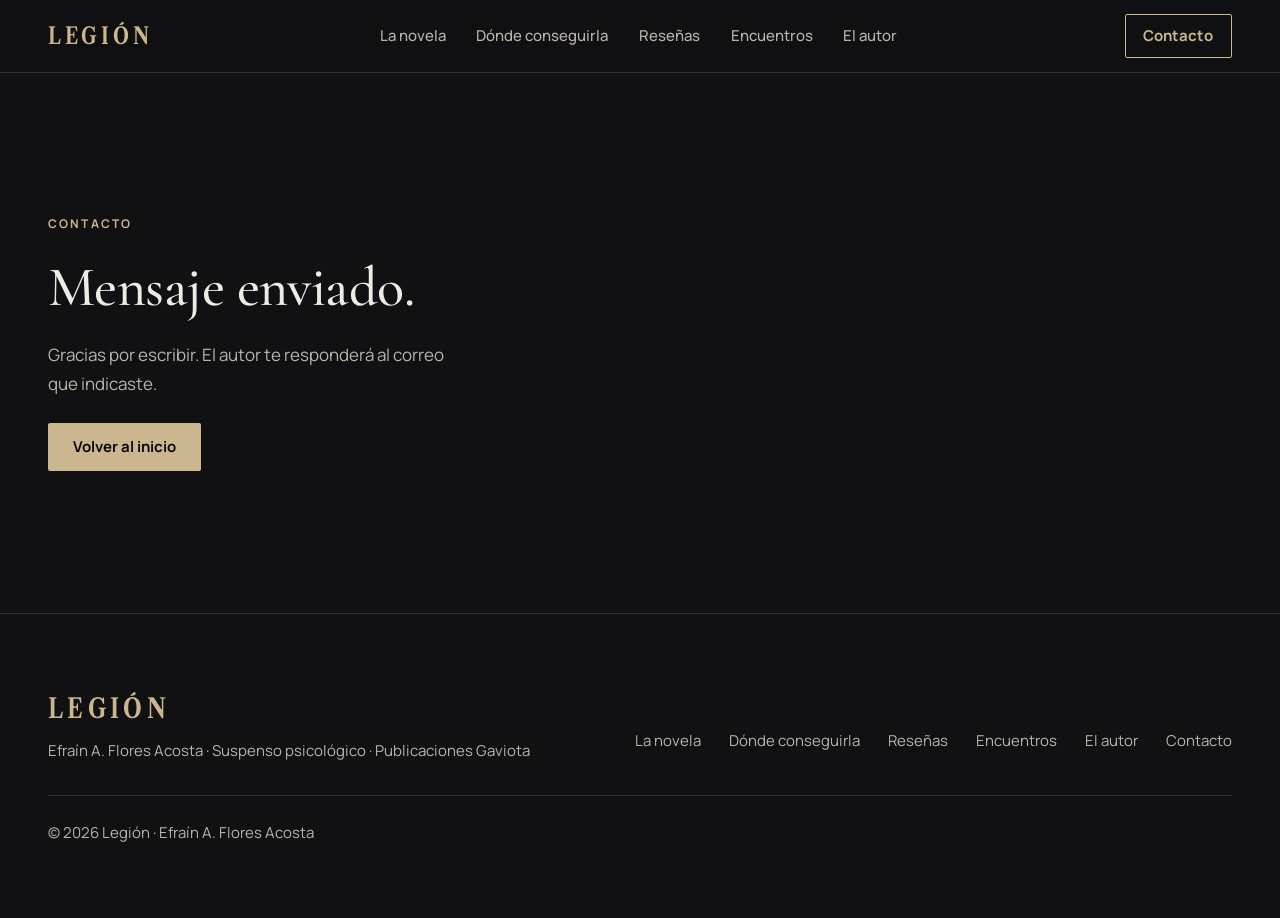
<file: gracias/index.html>
<!DOCTYPE html><html lang="es" data-astro-cid-hkbrpulz><head><meta charset="utf-8"><meta name="viewport" content="width=device-width, initial-scale=1"><title>Mensaje enviado · Legión</title><meta name="description" content="Descubre Legión, la novela de suspenso psicológico de Efraín A. Flores Acosta. Conoce su historia, dónde conseguirla y los próximos encuentros con el autor."><link rel="canonical" href="https://dev.legion.fans/gracias/"><meta name="robots" content="noindex"><meta name="theme-color" content="#111012"><link rel="icon" href="/favicon.svg" type="image/svg+xml"><link rel="sitemap" href="/sitemap-index.xml"><meta property="og:type" content="book"><meta property="og:site_name" content="Legión"><meta property="og:locale" content="es_PR"><meta property="og:title" content="Mensaje enviado · Legión"><meta property="og:description" content="Descubre Legión, la novela de suspenso psicológico de Efraín A. Flores Acosta. Conoce su historia, dónde conseguirla y los próximos encuentros con el autor."><meta property="og:url" content="https://dev.legion.fans/gracias/"><meta property="og:image" content="https://dev.legion.fans/_astro/portada.BIn4jXAD_1aLpGj.jpg"><meta property="og:image:alt" content="Portada de Legión: un hombre de traje, cabizbajo y de espaldas, del que se desprende un rostro hecho de humo."><meta name="twitter:card" content="summary_large_image"><style>.aviso-pagina[data-astro-cid-5j44fujq]{min-height:60vh;padding-block:var(--seccion);align-items:center;display:grid}.aviso-pagina[data-astro-cid-5j44fujq] .contenedor[data-astro-cid-5j44fujq]{justify-items:start;gap:1.5rem;display:grid}h1[data-astro-cid-5j44fujq]{font-size:var(--t-h2)}.aviso-pagina__texto[data-astro-cid-5j44fujq]{max-width:46ch;color:var(--texto-suave)}
</style><link rel="stylesheet" href="/_astro/Base.D_IXePMT.css"></head><body data-astro-cid-hkbrpulz><a class="saltar" href="#contenido" data-astro-cid-hkbrpulz>Saltar al contenido</a><header class="cabecera" data-astro-cid-anclemld><div class="contenedor cabecera__fila" data-astro-cid-anclemld><a class="marca" href="/" aria-label="Legión, inicio" data-astro-cid-anclemld>Legión</a><nav class="navegacion" id="menu" aria-label="Secciones" data-astro-cid-anclemld><ul role="list" data-astro-cid-anclemld><li data-astro-cid-anclemld><a href="/#novela" data-seccion="novela" data-astro-cid-anclemld>La novela</a></li><li data-astro-cid-anclemld><a href="/#conseguir" data-seccion="conseguir" data-astro-cid-anclemld>Dónde conseguirla</a></li><li data-astro-cid-anclemld><a href="/#resenas" data-seccion="resenas" data-astro-cid-anclemld>Reseñas</a></li><li data-astro-cid-anclemld><a href="/#encuentros" data-seccion="encuentros" data-astro-cid-anclemld>Encuentros</a></li><li data-astro-cid-anclemld><a href="/#autor" data-seccion="autor" data-astro-cid-anclemld>El autor</a></li></ul></nav><div class="cabecera__acciones" data-astro-cid-anclemld><a class="boton boton--contorno cabecera__contacto" href="/#contacto" data-seccion="contacto" data-astro-cid-anclemld>Contacto</a><button class="boton boton--contorno menu-boton" type="button" aria-expanded="false" aria-controls="menu" hidden data-astro-cid-anclemld><svg viewBox="0 0 24 24" width="18" height="18" fill="none" stroke="currentColor" stroke-width="1.75" aria-hidden="true" data-astro-cid-anclemld><path class="menu-boton__abrir" d="M3 7h18M3 12h18M3 17h18" data-astro-cid-anclemld></path><path class="menu-boton__cerrar" d="M5 5l14 14M19 5 5 19" data-astro-cid-anclemld></path></svg>Menú</button></div></div></header><script type="module">var e=document.querySelector(`.menu-boton`),t=document.querySelector(`#menu`);if(e&&t){e.hidden=!1;let n=()=>e.setAttribute(`aria-expanded`,`false`);e.addEventListener(`click`,()=>{let t=e.getAttribute(`aria-expanded`)===`true`;e.setAttribute(`aria-expanded`,String(!t))}),t.addEventListener(`click`,e=>{e.target.closest(`a`)&&n()}),document.addEventListener(`keydown`,t=>{t.key===`Escape`&&e.getAttribute(`aria-expanded`)===`true`&&(n(),e.focus())})}var n={universo:`novela`,personajes:`novela`,"banda-sonora":`novela`},r=[...document.querySelectorAll(`.cabecera [data-seccion]`)],i=new Set(r.map(e=>e.dataset.seccion)),a=[...document.querySelectorAll(`main section[id]`)].filter(e=>i.has(n[e.id]??e.id));if(a.length&&`IntersectionObserver`in window){let e=new Set,t=()=>{let t=a.find(t=>e.has(t.id))?.id,i=t&&(n[t]??t);for(let e of r)e.dataset.seccion===i?e.setAttribute(`aria-current`,`location`):e.removeAttribute(`aria-current`)},i=new IntersectionObserver(n=>{for(let t of n)t.isIntersecting?e.add(t.target.id):e.delete(t.target.id);t()},{rootMargin:`-45% 0px -50% 0px`});a.forEach(e=>i.observe(e))}</script><main id="contenido" tabindex="-1" data-astro-cid-hkbrpulz><section class="aviso-pagina" data-astro-cid-5j44fujq><div class="contenedor" data-astro-cid-5j44fujq><p class="etiqueta" data-astro-cid-5j44fujq>Contacto</p><h1 data-astro-cid-5j44fujq>Mensaje enviado.</h1><p class="aviso-pagina__texto" data-astro-cid-5j44fujq>
    Gracias por escribir. El autor te responderá al correo que indicaste.
  </p><a class="boton boton--primario" href="/" data-astro-cid-5j44fujq>Volver al inicio</a></div></section></main><footer class="pie" data-astro-cid-kb2vq6wp><div class="contenedor pie__rejilla" data-astro-cid-kb2vq6wp><div class="pie__marca" data-astro-cid-kb2vq6wp><a class="pie__titulo" href="/" data-astro-cid-kb2vq6wp>Legión</a><p data-astro-cid-kb2vq6wp>Efraín A. Flores Acosta · Suspenso psicológico · Publicaciones Gaviota</p></div><nav aria-label="Pie de página" data-astro-cid-kb2vq6wp><ul role="list" data-astro-cid-kb2vq6wp><li data-astro-cid-kb2vq6wp><a href="/#novela" data-astro-cid-kb2vq6wp>La novela</a></li><li data-astro-cid-kb2vq6wp><a href="/#conseguir" data-astro-cid-kb2vq6wp>Dónde conseguirla</a></li><li data-astro-cid-kb2vq6wp><a href="/#resenas" data-astro-cid-kb2vq6wp>Reseñas</a></li><li data-astro-cid-kb2vq6wp><a href="/#encuentros" data-astro-cid-kb2vq6wp>Encuentros</a></li><li data-astro-cid-kb2vq6wp><a href="/#autor" data-astro-cid-kb2vq6wp>El autor</a></li><li data-astro-cid-kb2vq6wp><a href="/#contacto" data-astro-cid-kb2vq6wp>Contacto</a></li></ul></nav><p class="pie__legal" data-astro-cid-kb2vq6wp>© 2026 Legión · Efraín A. Flores Acosta</p></div></footer></body></html>
</file>
<file: _astro/index.DtKuXEcc.css>
.autor__rejilla[data-astro-cid-dl42mltk]{padding-block:var(--seccion);border-top:1px solid var(--linea);gap:clamp(2rem,5vw,3rem);display:grid}.autor__lado[data-astro-cid-dl42mltk]{align-content:start;gap:1.5rem;display:grid}.autor__foto[data-astro-cid-dl42mltk]{width:min(100%,18rem)}.autor__foto[data-astro-cid-dl42mltk] img[data-astro-cid-dl42mltk]{aspect-ratio:4/5;object-fit:cover;object-position:center 20%;border-radius:var(--radio);border:1px solid var(--linea);width:100%}.autor__texto[data-astro-cid-dl42mltk]{align-content:start;justify-items:start;gap:1.25rem;display:grid;container-type:inline-size}h2[data-astro-cid-dl42mltk]{font-size:clamp(1.75rem,11.5cqi,3.5rem)}.autor__proyectos[data-astro-cid-dl42mltk]{width:100%;max-width:var(--lectura);border-top:1px solid var(--linea-fuerte);font-size:var(--t-pequeno);color:var(--texto-suave);gap:.5rem;margin-top:1rem;padding-top:1.5rem;display:grid}.autor__proyectos[data-astro-cid-dl42mltk] h3[data-astro-cid-dl42mltk]{color:var(--texto)}.autor__nota[data-astro-cid-dl42mltk]{background:var(--superficie);border:1px solid var(--lomo);font-size:var(--t-pequeno);color:var(--texto-suave);align-content:start;align-self:start;gap:.75rem;padding:clamp(1.5rem,4vw,1.9rem);display:grid}.autor__nota-titular[data-astro-cid-dl42mltk]{letter-spacing:.06em;text-transform:uppercase;text-wrap:balance;color:var(--verde);font-size:1.75rem;font-weight:700;line-height:1.25}@media (width>=44rem){.autor__rejilla[data-astro-cid-dl42mltk]{grid-template-columns:minmax(0,.6fr) minmax(0,1.4fr);gap:2.5rem 6%}.autor__foto[data-astro-cid-dl42mltk]{width:100%}.autor__nota[data-astro-cid-dl42mltk]{grid-column:1/-1}}@media (width>=64rem){.autor__rejilla[data-astro-cid-dl42mltk]{grid-template-columns:minmax(0,.5fr) minmax(0,1.2fr) minmax(0,1fr);gap:5%}.autor__rejilla--sin-nota[data-astro-cid-dl42mltk]{grid-template-columns:minmax(0,.5fr) minmax(0,1.7fr)}.autor__nota[data-astro-cid-dl42mltk]{grid-column:auto}}.seccion__rejilla[data-astro-cid-mbuwc6bn]{padding-block:var(--seccion);border-top:1px solid var(--linea);gap:clamp(2rem,5vw,3.5rem);display:grid}.seccion__cabeza[data-astro-cid-mbuwc6bn]{align-content:start;gap:1.25rem;display:grid;container-type:inline-size}.seccion__cuerpo[data-astro-cid-mbuwc6bn]{container-type:inline-size}h2[data-astro-cid-mbuwc6bn]{font-size:clamp(1.75rem,11.5cqi,3.5rem)}.seccion--apilada[data-astro-cid-mbuwc6bn] .seccion__cabeza[data-astro-cid-mbuwc6bn]{max-width:44rem}@media (width>=44rem){.seccion--dividida[data-astro-cid-mbuwc6bn] .seccion__rejilla[data-astro-cid-mbuwc6bn]{grid-template-columns:minmax(0,5fr) minmax(0,7fr);gap:9%}.seccion--dividida[data-astro-cid-mbuwc6bn] .seccion__cabeza[data-astro-cid-mbuwc6bn]{top:calc(var(--alto-cabecera) + 2rem);position:sticky}}@media (width>=44rem) and (height<=30rem){.seccion--dividida[data-astro-cid-mbuwc6bn] .seccion__cabeza[data-astro-cid-mbuwc6bn]{position:static}}.banda[data-astro-cid-v3cwpwld]{justify-items:start;gap:1.75rem;display:grid}.banda__texto[data-astro-cid-v3cwpwld]{max-width:var(--lectura);color:var(--texto-suave)}.reproductor[data-astro-cid-v3cwpwld]{gap:1.25rem;width:100%;display:grid}.reproductor__marco[data-astro-cid-v3cwpwld]{aspect-ratio:16/9;border:1px solid var(--lomo);background:#000}.reproductor__marco[data-astro-cid-v3cwpwld] iframe,.reproductor__marco[data-astro-cid-v3cwpwld]>div[data-astro-cid-v3cwpwld]{border:0;width:100%;height:100%;display:block}.reproductor__barra[data-astro-cid-v3cwpwld]{flex-wrap:wrap;align-items:center;gap:.75rem 1.25rem;display:flex}.reproductor__aviso[data-astro-cid-v3cwpwld]{color:var(--texto-suave);flex:16rem;font-size:.8125rem;font-weight:500}.canciones[data-astro-cid-v3cwpwld]{border-top:1px solid var(--linea-fuerte);margin:0}.cancion[data-astro-cid-v3cwpwld]{border-bottom:1px solid var(--linea);min-height:3.5rem;color:var(--texto);border-left:2px solid #0000;grid-template-columns:2rem minmax(0,1fr) auto;align-items:center;gap:.75rem;padding:.7rem .75rem .7rem .5rem;text-decoration:none;display:grid}.cancion[data-astro-cid-v3cwpwld]:hover{opacity:1;background:var(--superficie)}.cancion[data-astro-cid-v3cwpwld][aria-current]{border-left-color:var(--acento);background:var(--superficie)}.cancion__numero[data-astro-cid-v3cwpwld]{font-size:var(--t-etiqueta);letter-spacing:.08em;color:var(--acento);font-weight:700}.cancion[data-astro-cid-v3cwpwld][aria-current] .cancion__numero[data-astro-cid-v3cwpwld]{font-size:0}.cancion[data-astro-cid-v3cwpwld][aria-current] .cancion__numero[data-astro-cid-v3cwpwld]:before{content:"▶";font-size:.75rem}.cancion__datos[data-astro-cid-v3cwpwld]{gap:.1rem;display:grid}.cancion__titulo[data-astro-cid-v3cwpwld]{font-family:var(--fuente-titulos);font-size:1.3rem;font-weight:600;line-height:1.2}.cancion__artista[data-astro-cid-v3cwpwld]{color:var(--texto-suave);font-size:.875rem;font-weight:500;line-height:1.4}.cancion__duracion[data-astro-cid-v3cwpwld]{font-variant-numeric:tabular-nums;color:var(--texto-suave);font-size:.875rem;font-weight:500}.librerias[data-astro-cid-462pgg27]{border-top:1px solid var(--linea-fuerte)}.libreria[data-astro-cid-462pgg27]{border-bottom:1px solid var(--linea);grid-template-columns:minmax(0,1fr) auto;grid-template-areas:"nombre nombre""lugar accion";align-items:center;column-gap:1.5rem;padding-block:1.1rem .6rem;display:grid}.libreria[data-astro-cid-462pgg27] h3[data-astro-cid-462pgg27]{grid-area:nombre}.libreria__lugar[data-astro-cid-462pgg27]{font-size:var(--t-pequeno);color:var(--texto-suave);grid-area:lugar}.libreria__accion[data-astro-cid-462pgg27]{grid-area:accion;justify-self:end;align-items:center;min-height:2.75rem;display:inline-flex}@container (width>=30rem){.libreria[data-astro-cid-462pgg27]{grid-template-areas:"nombre accion""lugar accion";padding-block:1.1rem}}.libreria__tienda[data-astro-cid-462pgg27]{font-size:var(--t-pequeno);color:var(--texto-suave);font-weight:500}.librerias__nota[data-astro-cid-462pgg27]{max-width:var(--lectura);font-size:var(--t-pequeno);color:var(--texto-suave);margin-top:1.75rem}.librerias__nota[data-astro-cid-462pgg27] a[data-astro-cid-462pgg27]{font-weight:600}.directorio[data-astro-cid-462pgg27]{border:1px solid var(--lomo);background:var(--superficie);margin-top:2.5rem}.directorio[data-astro-cid-462pgg27] summary[data-astro-cid-462pgg27]{cursor:pointer;grid-template-columns:minmax(0,1fr) auto;align-items:center;gap:.15rem 1rem;padding:1rem 1.25rem;list-style:none;display:grid}.directorio[data-astro-cid-462pgg27] summary[data-astro-cid-462pgg27]::-webkit-details-marker{display:none}.directorio[data-astro-cid-462pgg27] summary[data-astro-cid-462pgg27]:after{content:"";background:linear-gradient(var(--acento), var(--acento)) center / 100% 1.5px no-repeat, linear-gradient(var(--acento), var(--acento)) center / 1.5px 100% no-repeat;grid-area:1/2/span 2;width:.9rem;height:.9rem;transition:transform .2s}.directorio[data-astro-cid-462pgg27][open] summary[data-astro-cid-462pgg27]:after{transform:rotate(45deg)}.directorio__titulo[data-astro-cid-462pgg27]{font-family:var(--fuente-titulos);font-size:var(--t-h3);font-weight:600;line-height:1.2}.directorio__cuenta[data-astro-cid-462pgg27]{color:var(--texto-suave);grid-column:1;font-size:.875rem;font-weight:500}.directorio__cuerpo[data-astro-cid-462pgg27]{gap:1.5rem;padding:.25rem 1.25rem 1.5rem;display:grid}.directorio__texto[data-astro-cid-462pgg27]{font-size:var(--t-pequeno);color:var(--texto-suave)}.municipio[data-astro-cid-462pgg27] h4[data-astro-cid-462pgg27]{font-size:var(--t-etiqueta);letter-spacing:.16em;text-transform:uppercase;color:var(--acento);margin:0 0 .25rem;font-weight:700}.tienda[data-astro-cid-462pgg27]{border-top:1px solid var(--linea);flex-wrap:wrap;justify-content:space-between;align-items:baseline;gap:0 1.25rem;padding-block:.5rem;display:flex}.tienda__nombre[data-astro-cid-462pgg27]{font-weight:600}.tienda__contacto[data-astro-cid-462pgg27]{font-size:var(--t-pequeno);flex-wrap:wrap;gap:0 1.1rem;display:flex}.tienda__contacto[data-astro-cid-462pgg27] a{white-space:nowrap;align-items:center;gap:.35em;min-height:2.75rem;font-weight:600;display:inline-flex}.contacto__texto[data-astro-cid-7b4tjujo]{max-width:34ch;color:var(--texto-suave)}.contacto__panel[data-astro-cid-7b4tjujo]{background:var(--superficie);border:1px solid var(--linea);border-radius:var(--radio);max-width:40rem;padding:clamp(1.5rem,4vw,2.5rem)}.aviso[data-astro-cid-7b4tjujo]{border:1px solid var(--acento);border-radius:var(--radio);font-size:var(--t-pequeno);color:var(--texto);margin-bottom:1.5rem;padding:.9rem 1rem}.aviso[data-astro-cid-7b4tjujo] code[data-astro-cid-7b4tjujo]{color:var(--acento-claro);overflow-wrap:anywhere;font-size:.9em}.formulario[data-astro-cid-7b4tjujo]{gap:1.4rem;display:grid}.formulario__nota[data-astro-cid-7b4tjujo]{font-size:var(--t-pequeno);color:var(--texto-suave);margin-top:-1rem}.trampa[data-astro-cid-7b4tjujo]{opacity:0;width:1px;height:1px;position:absolute;left:-100vw}.campo[data-astro-cid-7b4tjujo]{gap:.45rem;display:grid}label[data-astro-cid-7b4tjujo]{font-size:var(--t-pequeno);font-weight:600}input[data-astro-cid-7b4tjujo]:not([type=hidden],[type=checkbox]),select[data-astro-cid-7b4tjujo],textarea[data-astro-cid-7b4tjujo]{background:var(--fondo);width:100%;min-height:3rem;color:var(--texto);border:1px solid var(--linea-fuerte);border-radius:var(--radio);font:inherit;padding:.7rem .9rem;font-size:1rem;line-height:1.5}textarea[data-astro-cid-7b4tjujo]{resize:vertical;min-height:8.5rem}select[data-astro-cid-7b4tjujo]{appearance:none;cursor:pointer;padding-right:2.75rem}.campo__selector[data-astro-cid-7b4tjujo]{position:relative}.campo__selector[data-astro-cid-7b4tjujo]:after{content:"";border-right:1.5px solid var(--texto);border-bottom:1.5px solid var(--texto);pointer-events:none;width:.55rem;height:.55rem;position:absolute;top:50%;right:1.1rem;transform:translateY(-70%)rotate(45deg)}input[data-astro-cid-7b4tjujo]:hover,select[data-astro-cid-7b4tjujo]:hover,textarea[data-astro-cid-7b4tjujo]:hover{border-color:var(--texto-suave)}input[data-astro-cid-7b4tjujo]:focus-visible,select[data-astro-cid-7b4tjujo]:focus-visible,textarea[data-astro-cid-7b4tjujo]:focus-visible{outline-offset:0;border-color:var(--acento-claro)}[data-astro-cid-7b4tjujo][aria-invalid=true]{border-color:var(--error)!important}.campo__ayuda[data-astro-cid-7b4tjujo]{color:var(--texto-suave);font-size:.875rem;font-weight:500}.campo__error[data-astro-cid-7b4tjujo],.formulario__fallo[data-astro-cid-7b4tjujo]{color:var(--error);font-size:.875rem;font-weight:600}.campo__error[data-astro-cid-7b4tjujo]:before,.formulario__fallo[data-astro-cid-7b4tjujo]:before{content:"⚠ "}.formulario[data-astro-cid-7b4tjujo] .boton[data-astro-cid-7b4tjujo]{justify-self:start;min-width:12rem}.formulario__privacidad[data-astro-cid-7b4tjujo]{color:var(--texto-suave);font-size:.8125rem;font-weight:500}.enviado[data-astro-cid-7b4tjujo]{justify-items:start;gap:1rem;display:grid}.enviado[data-astro-cid-7b4tjujo]:focus-visible{outline-offset:.75rem}.enviado[data-astro-cid-7b4tjujo] p[data-astro-cid-7b4tjujo]{color:var(--texto-suave)}@media (width<=30rem){.formulario[data-astro-cid-7b4tjujo] .boton[data-astro-cid-7b4tjujo]{width:100%}}.eventos[data-astro-cid-qbquhoi3]{gap:1.25rem;display:grid}.evento[data-astro-cid-qbquhoi3]{background:var(--superficie);border:1px solid var(--linea);border-radius:var(--radio);gap:1.25rem;padding:clamp(1.25rem,3vw,2rem);display:grid}.evento__fecha[data-astro-cid-qbquhoi3]{color:var(--acento);align-items:baseline;gap:.6rem;display:flex}.evento__dia[data-astro-cid-qbquhoi3]{font-family:var(--fuente-titulos);font-size:3.5rem;font-weight:600;line-height:.85}.evento__mes[data-astro-cid-qbquhoi3]{font-size:var(--t-etiqueta);letter-spacing:.16em;text-transform:uppercase;font-weight:700}.evento__cuerpo[data-astro-cid-qbquhoi3]{gap:.6rem;display:grid}.evento__cuando[data-astro-cid-qbquhoi3]{font-size:var(--t-pequeno);color:var(--texto)}.evento__diasemana[data-astro-cid-qbquhoi3]:first-letter{text-transform:uppercase}.evento__diasemana[data-astro-cid-qbquhoi3]{display:inline-block}.evento__donde[data-astro-cid-qbquhoi3]{font-size:var(--t-pequeno);color:var(--texto-suave);display:grid}.evento__donde[data-astro-cid-qbquhoi3] strong[data-astro-cid-qbquhoi3]{color:var(--texto);font-weight:700}.evento__detalle[data-astro-cid-qbquhoi3]{font-size:var(--t-pequeno);color:var(--texto-suave)}.evento__acciones[data-astro-cid-qbquhoi3]{flex-wrap:wrap;gap:0 1.75rem;margin-top:.25rem;display:flex}.eventos__vacio[data-astro-cid-qbquhoi3]{max-width:var(--lectura);border:1px dashed var(--linea-fuerte);border-radius:var(--radio);color:var(--texto-suave);padding:1.5rem}.eventos__vacio[data-astro-cid-qbquhoi3] a[data-astro-cid-qbquhoi3]{font-weight:600}@container (width>=30rem){.evento[data-astro-cid-qbquhoi3]{grid-template-columns:6.5rem minmax(0,1fr);gap:1.75rem}.evento__fecha[data-astro-cid-qbquhoi3]{border-right:1px solid var(--linea);flex-direction:column;align-items:flex-start;gap:.5rem;padding-right:1.25rem}}.sinopsis[data-astro-cid-h4enovo6] p:first-child{font-size:var(--t-destacado);color:var(--texto);font-size:clamp(1.125rem,4.2cqi,1.5rem);line-height:1.55}.cita[data-astro-cid-h4enovo6]{max-width:var(--lectura);border-left:2px solid var(--acento);margin-top:2.75rem;padding-left:1.5rem}.cita[data-astro-cid-h4enovo6] p[data-astro-cid-h4enovo6]{font-family:var(--fuente-titulos);color:var(--texto);font-size:clamp(1.5rem,1.2rem + 1.2vw,1.875rem);font-style:italic;line-height:1.3}.cita[data-astro-cid-h4enovo6] .cita__cierre[data-astro-cid-h4enovo6]{color:var(--acento);margin-top:1rem;font-size:clamp(1.25rem,1.1rem + .7vw,1.5rem)}.datos[data-astro-cid-h4enovo6]{gap:1.5rem;margin-top:2.75rem;display:grid}.datos[data-astro-cid-h4enovo6]>div[data-astro-cid-h4enovo6]{border-top:1px solid var(--linea-fuerte);padding-top:1.25rem}.datos[data-astro-cid-h4enovo6] dt[data-astro-cid-h4enovo6]{font-family:var(--fuente-titulos);font-size:var(--t-h3);font-weight:600;line-height:1.2}.datos[data-astro-cid-h4enovo6] dd[data-astro-cid-h4enovo6]{font-size:var(--t-pequeno);color:var(--texto-suave);margin-top:.6rem}@container (width>=30rem){.datos[data-astro-cid-h4enovo6]{grid-template-columns:repeat(2,minmax(0,1fr));gap:2.5rem}}.personajes[data-astro-cid-gr26orqf]{gap:1px;padding:1px;display:grid}.personaje[data-astro-cid-gr26orqf]{box-shadow:0 0 0 1px var(--linea-solida);align-content:start;gap:.5rem;padding:clamp(1.5rem,3vw,2.25rem);display:grid}.personaje__cabeza[data-astro-cid-gr26orqf]{align-items:center;gap:1rem;display:flex}.personaje__cara[data-astro-cid-gr26orqf]{aspect-ratio:1;width:4.5rem;box-shadow:0 0 0 1px var(--lomo);cursor:zoom-in;border-radius:50%;flex:none;transition:box-shadow .2s,opacity .2s;display:block;overflow:hidden}.personaje__cara[data-astro-cid-gr26orqf]:hover{opacity:1;box-shadow:0 0 0 2px var(--acento)}.personaje__cara[data-astro-cid-gr26orqf] img[data-astro-cid-gr26orqf]{object-fit:cover;width:100%;height:100%;display:block}.personaje__rol[data-astro-cid-gr26orqf]{font-size:var(--t-etiqueta);letter-spacing:.14em;text-transform:uppercase;color:var(--acento);margin-top:.25rem;font-weight:700}.personaje__texto[data-astro-cid-gr26orqf]{font-size:var(--t-pequeno);color:var(--texto-suave);margin-top:.5rem}.retrato[data-astro-cid-gr26orqf]{border:1px solid var(--lomo);background:var(--superficie);width:min(100vw - 2rem,30rem);max-height:calc(100dvh - 2rem);color:var(--texto);cursor:zoom-out;padding:0;overflow:auto}.retrato[data-astro-cid-gr26orqf]::backdrop{background:#08080adb}.retrato[data-astro-cid-gr26orqf] img[data-astro-cid-gr26orqf]{background:var(--superficie-alta);width:100%;height:auto;display:block}.retrato[data-astro-cid-gr26orqf] figcaption[data-astro-cid-gr26orqf]{gap:.25rem;padding:1.1rem 1.25rem .25rem;display:grid}.retrato__nombre[data-astro-cid-gr26orqf]{font-family:var(--fuente-titulos);font-size:var(--t-h3);font-weight:600;line-height:1.2}.retrato__rol[data-astro-cid-gr26orqf]{font-size:var(--t-etiqueta);letter-spacing:.14em;text-transform:uppercase;color:var(--acento);font-weight:700}.retrato[data-astro-cid-gr26orqf] form[data-astro-cid-gr26orqf]{padding:.5rem 1.25rem 1.1rem}.retrato__cerrar[data-astro-cid-gr26orqf]{min-height:2.75rem;font:inherit;font-size:var(--t-pequeno);color:var(--acento);text-underline-offset:.2em;cursor:pointer;background:0 0;border:0;padding:0;font-weight:600;text-decoration:underline #cbb68f73}@media (width>=42rem){.personajes[data-astro-cid-gr26orqf]{grid-template-columns:repeat(2,minmax(0,1fr))}.personaje[data-astro-cid-gr26orqf]:nth-child(-n+2){background:var(--superficie)}.personaje[data-astro-cid-gr26orqf]:nth-child(-n+2) h3[data-astro-cid-gr26orqf]{font-size:clamp(1.75rem,1.4rem + 1.4vw,2.25rem)}.personaje[data-astro-cid-gr26orqf]:nth-child(-n+2) .personaje__cara[data-astro-cid-gr26orqf]{width:6rem}.personaje[data-astro-cid-gr26orqf]:nth-child(-n+2) .personaje__texto[data-astro-cid-gr26orqf]{font-size:var(--t-texto)}}@media (width>=68rem){.personajes[data-astro-cid-gr26orqf]{grid-template-columns:repeat(6,minmax(0,1fr))}.personaje[data-astro-cid-gr26orqf]{grid-column:span 2}.personaje[data-astro-cid-gr26orqf]:nth-child(-n+2){grid-column:span 3}}.portada[data-astro-cid-vyevxk66]{padding-block:clamp(2.5rem,2rem + 4vw,5rem) clamp(3rem,2rem + 5vw,5.5rem);position:relative;overflow:hidden}.portada__rejilla[data-astro-cid-vyevxk66]{align-items:center;gap:clamp(2.25rem,5%,4rem);display:grid}.portada__texto[data-astro-cid-vyevxk66]{grid-template-columns:minmax(0,1fr);justify-items:start;gap:1.25rem;animation:.8s ease-out both llegar;display:grid;container-type:inline-size}h1[data-astro-cid-vyevxk66]{font-family:var(--fuente-rotulo);font-size:var(--t-h1);letter-spacing:.02em;text-transform:uppercase;color:var(--marfil);transform-origin:0;margin-block:-.14em -.06em;font-size:clamp(3.5rem,min(31cqi,26svh),9.5rem);font-weight:700;line-height:1;transform:scaleX(.88)}.titulo__texto[data-astro-cid-vyevxk66]{padding-block:.1em .06em;display:block}@supports ((-webkit-background-clip:text) or (background-clip:text)){h1[data-astro-cid-vyevxk66]{background:var(--marmol) 0 0 / auto 100% no-repeat var(--marfil);-webkit-text-fill-color:transparent;-webkit-background-clip:text;background-clip:text}}.titulo__humo[data-astro-cid-vyevxk66]{display:none}@media screen{.con-humo[data-astro-cid-vyevxk66]{isolation:isolate;background:0 0}.portada__texto[data-astro-cid-vyevxk66]>.etiqueta[data-astro-cid-vyevxk66]{z-index:1;position:relative}.con-humo[data-astro-cid-vyevxk66] .titulo__humo[data-astro-cid-vyevxk66]{width:calc(100% - 2px);height:calc(100% - 2px);display:block;position:absolute;top:1px;left:1px}.con-humo[data-astro-cid-vyevxk66] .titulo__texto[data-astro-cid-vyevxk66]{background:var(--fondo);color:#fff;-webkit-text-fill-color:#fff;mix-blend-mode:darken;position:relative}}@media (forced-colors:active){h1[data-astro-cid-vyevxk66]{-webkit-text-fill-color:currentColor;background:0 0}.con-humo[data-astro-cid-vyevxk66] .titulo__humo[data-astro-cid-vyevxk66]{display:none}.con-humo[data-astro-cid-vyevxk66] .titulo__texto[data-astro-cid-vyevxk66]{color:inherit;-webkit-text-fill-color:currentColor;mix-blend-mode:normal;background:0 0}}.portada__lema[data-astro-cid-vyevxk66]{font-family:var(--fuente-titulos);color:var(--acento);font-size:clamp(1.5rem,9.3cqi,2.5rem);font-style:italic;line-height:1.15}.portada__lema[data-astro-cid-vyevxk66] span[data-astro-cid-vyevxk66]{text-wrap:balance;display:block}.portada__gancho[data-astro-cid-vyevxk66]{font-size:clamp(.9375rem, 4.3cqi, var(--t-texto));color:var(--texto-suave)}.portada__gancho[data-astro-cid-vyevxk66] span[data-astro-cid-vyevxk66]{display:block}.portada__acciones[data-astro-cid-vyevxk66]{justify-items:start;gap:.5rem;width:100%;margin-top:.75rem;display:grid}.portada__enlaces[data-astro-cid-vyevxk66]{flex-wrap:wrap;gap:0 1.75rem;display:flex}.portada__ficha[data-astro-cid-vyevxk66]{font-size:var(--t-etiqueta);letter-spacing:.16em;text-transform:uppercase;color:var(--texto-suave);margin-top:1.25rem;font-weight:600}@container (width<=25rem){.portada__ficha[data-astro-cid-vyevxk66] span[data-astro-cid-vyevxk66]{display:block}.portada__ficha[data-astro-cid-vyevxk66] .portada__punto[data-astro-cid-vyevxk66]{display:none}}.portada__arte[data-astro-cid-vyevxk66]{width:min(78%, 25.5rem, var(--ancho-natural,25.5rem));background:radial-gradient(ellipse at center, var(--luz), transparent 70%);justify-self:center;padding:1.25rem 0 1.5rem 1.25rem;animation:1.1s ease-out both llegar}.portada__libro[data-astro-cid-vyevxk66]{border-left:5px solid var(--lomo);transform:rotate(3deg);box-shadow:15px 24px 60px #0009}.portada__libro[data-astro-cid-vyevxk66] img[data-astro-cid-vyevxk66]{width:100%;display:block}figcaption[data-astro-cid-vyevxk66]{letter-spacing:.19em;text-align:center;text-transform:uppercase;text-wrap:balance;color:var(--texto-suave);margin-top:2.2rem;font-size:.6875rem;font-weight:700;line-height:1.6}@keyframes llegar{0%{opacity:0;transform:translateY(18px)}to{opacity:1;transform:none}}@media (prefers-reduced-motion:reduce){.portada__texto[data-astro-cid-vyevxk66],.portada__arte[data-astro-cid-vyevxk66]{animation:none}}@media (width>=44rem){.portada__rejilla[data-astro-cid-vyevxk66]{grid-template-columns:minmax(0,3fr) minmax(0,2fr)}.portada__arte[data-astro-cid-vyevxk66]{width:min(100%, 25.5rem, var(--ancho-natural,25.5rem));width:min(100%, 25.5rem, var(--ancho-natural,25.5rem), max(11rem, (100svh - var(--alto-cabecera) - 12rem) * var(--proporcion,.65)));justify-self:end}}@media (width>=60rem){.portada__rejilla[data-astro-cid-vyevxk66]{grid-template-columns:minmax(0,6fr) minmax(0,5fr)}}@media (height<=30rem) and (width>=36rem){.portada[data-astro-cid-vyevxk66]{padding-block:1.5rem 2.5rem}.portada__rejilla[data-astro-cid-vyevxk66]{grid-template-columns:minmax(0,3fr) minmax(0,2fr);align-items:start}.portada__arte[data-astro-cid-vyevxk66]{width:min(100%, max(9rem, (100svh - 8.5rem) * var(--proporcion,.65)));justify-self:end}.portada__texto[data-astro-cid-vyevxk66]{gap:.75rem}.portada__lema[data-astro-cid-vyevxk66]{font-size:1.5rem}.portada__acciones[data-astro-cid-vyevxk66]{margin-top:.25rem}.portada__ficha[data-astro-cid-vyevxk66]{margin-top:.5rem}.portada__arte[data-astro-cid-vyevxk66]{padding-block:.5rem}figcaption[data-astro-cid-vyevxk66]{display:none}}.resenas[data-astro-cid-2rnxis7c]{border-top:1px solid var(--linea-fuerte);display:grid}.resena[data-astro-cid-2rnxis7c]{border-bottom:1px solid var(--linea);justify-items:start;gap:.6rem;padding-block:clamp(1.75rem,4cqi,2.5rem);display:grid}.resena[data-astro-cid-2rnxis7c]:last-child{border-bottom:0;padding-bottom:0}.resena__extracto[data-astro-cid-2rnxis7c]{border-left:2px solid var(--acento);margin-bottom:.75rem;padding-left:1.25rem}.resena__extracto[data-astro-cid-2rnxis7c] p[data-astro-cid-2rnxis7c]{font-family:var(--fuente-titulos);color:var(--texto);text-wrap:balance;font-size:clamp(1.35rem,1.1rem + 2.2cqi,1.85rem);font-style:italic;line-height:1.3}.resena__extracto[data-astro-cid-2rnxis7c] p[data-astro-cid-2rnxis7c]:before{content:"«"}.resena__extracto[data-astro-cid-2rnxis7c] p[data-astro-cid-2rnxis7c]:after{content:"»"}.resena__abrir[data-astro-cid-2rnxis7c]{font:inherit;color:inherit;text-align:left;text-underline-offset:.18em;cursor:pointer;background:0 0;border:0;padding:0;text-decoration:underline 1px #cbb68f73;transition:text-decoration-color .2s}.resena__abrir[data-astro-cid-2rnxis7c]:hover{text-decoration-color:var(--acento)}.resena__firma[data-astro-cid-2rnxis7c]{font-size:var(--t-pequeno);color:var(--texto-suave);font-weight:500}.resena__leer[data-astro-cid-2rnxis7c]{color:var(--acento);cursor:pointer;background:0 0;border:0;padding:0;font-family:inherit}.lectura[data-astro-cid-2rnxis7c]{overscroll-behavior:contain;border:1px solid var(--lomo);background:var(--superficie);width:min(100vw - 2rem,44rem);max-height:calc(100dvh - 2rem);color:var(--texto);padding:0;overflow:auto}.lectura[data-astro-cid-2rnxis7c]::backdrop{background:#08080adb}.lectura__hoja[data-astro-cid-2rnxis7c]{gap:1.75rem;padding:clamp(1.5rem,5vw,3rem);display:grid}.lectura__cabeza[data-astro-cid-2rnxis7c]{border-bottom:1px solid var(--linea);gap:.6rem;padding-bottom:1.5rem;display:grid}.lectura__cabeza[data-astro-cid-2rnxis7c] h3[data-astro-cid-2rnxis7c]{font-size:clamp(1.75rem,1.3rem + 2vw,2.4rem);font-weight:500;line-height:1.12}.lectura__nota[data-astro-cid-2rnxis7c]{font-size:var(--t-pequeno);color:var(--texto-suave);margin-top:.5rem;font-style:italic}.lectura__texto[data-astro-cid-2rnxis7c]{font-size:var(--t-texto);line-height:1.75}.lectura__pie[data-astro-cid-2rnxis7c]{padding-top:.5rem}
</file>
<file: _astro/Base.D_IXePMT.css>
@font-face{font-family:Manrope Variable;font-style:normal;font-display:swap;font-weight:200 800;src:url([data-uri])format("woff2-variations");unicode-range:U+460-52F,U+1C80-1C8A,U+20B4,U+2DE0-2DFF,U+A640-A69F,U+FE2E-FE2F}@font-face{font-family:Manrope Variable;font-style:normal;font-display:swap;font-weight:200 800;src:url(/_astro/manrope-cyrillic-wght-normal.Dvxsihut.woff2)format("woff2-variations");unicode-range:U+301,U+400-45F,U+490-491,U+4B0-4B1,U+2116}@font-face{font-family:Manrope Variable;font-style:normal;font-display:swap;font-weight:200 800;src:url(/_astro/manrope-greek-wght-normal.DL7QRZyv.woff2)format("woff2-variations");unicode-range:U+370-377,U+37A-37F,U+384-38A,U+38C,U+38E-3A1,U+3A3-3FF}@font-face{font-family:Manrope Variable;font-style:normal;font-display:swap;font-weight:200 800;src:url(/_astro/manrope-vietnamese-wght-normal.usUDDRr7.woff2)format("woff2-variations");unicode-range:U+102-103,U+110-111,U+128-129,U+168-169,U+1A0-1A1,U+1AF-1B0,U+300-301,U+303-304,U+308-309,U+323,U+329,U+1EA0-1EF9,U+20AB}@font-face{font-family:Manrope Variable;font-style:normal;font-display:swap;font-weight:200 800;src:url(/_astro/manrope-latin-ext-wght-normal.Ch3YOpNY.woff2)format("woff2-variations");unicode-range:U+100-2BA,U+2BD-2C5,U+2C7-2CC,U+2CE-2D7,U+2DD-2FF,U+304,U+308,U+329,U+1D00-1DBF,U+1E00-1E9F,U+1EF2-1EFF,U+2020,U+20A0-20AB,U+20AD-20C0,U+2113,U+2C60-2C7F,U+A720-A7FF}@font-face{font-family:Manrope Variable;font-style:normal;font-display:swap;font-weight:200 800;src:url(/_astro/manrope-latin-wght-normal.DHIcAJRg.woff2)format("woff2-variations");unicode-range:U+??,U+131,U+152-153,U+2BB-2BC,U+2C6,U+2DA,U+2DC,U+304,U+308,U+329,U+2000-206F,U+20AC,U+2122,U+2191,U+2193,U+2212,U+2215,U+FEFF,U+FFFD}@font-face{font-family:Cormorant Garamond Variable;font-style:normal;font-display:swap;font-weight:300 700;src:url(/_astro/cormorant-garamond-cyrillic-ext-wght-normal.Bg62sWL9.woff2)format("woff2-variations");unicode-range:U+460-52F,U+1C80-1C8A,U+20B4,U+2DE0-2DFF,U+A640-A69F,U+FE2E-FE2F}@font-face{font-family:Cormorant Garamond Variable;font-style:normal;font-display:swap;font-weight:300 700;src:url(/_astro/cormorant-garamond-cyrillic-wght-normal.BWCqVJN0.woff2)format("woff2-variations");unicode-range:U+301,U+400-45F,U+490-491,U+4B0-4B1,U+2116}@font-face{font-family:Cormorant Garamond Variable;font-style:normal;font-display:swap;font-weight:300 700;src:url(/_astro/cormorant-garamond-vietnamese-wght-normal.CDLFB6hb.woff2)format("woff2-variations");unicode-range:U+102-103,U+110-111,U+128-129,U+168-169,U+1A0-1A1,U+1AF-1B0,U+300-301,U+303-304,U+308-309,U+323,U+329,U+1EA0-1EF9,U+20AB}@font-face{font-family:Cormorant Garamond Variable;font-style:normal;font-display:swap;font-weight:300 700;src:url(/_astro/cormorant-garamond-latin-ext-wght-normal.ltf1AbuM.woff2)format("woff2-variations");unicode-range:U+100-2BA,U+2BD-2C5,U+2C7-2CC,U+2CE-2D7,U+2DD-2FF,U+304,U+308,U+329,U+1D00-1DBF,U+1E00-1E9F,U+1EF2-1EFF,U+2020,U+20A0-20AB,U+20AD-20C0,U+2113,U+2C60-2C7F,U+A720-A7FF}@font-face{font-family:Cormorant Garamond Variable;font-style:normal;font-display:swap;font-weight:300 700;src:url(/_astro/cormorant-garamond-latin-wght-normal.CUoBjw-S.woff2)format("woff2-variations");unicode-range:U+??,U+131,U+152-153,U+2BB-2BC,U+2C6,U+2DA,U+2DC,U+304,U+308,U+329,U+2000-206F,U+20AC,U+2122,U+2191,U+2193,U+2212,U+2215,U+FEFF,U+FFFD}@font-face{font-family:Cormorant Garamond Variable;font-style:italic;font-display:swap;font-weight:300 700;src:url(/_astro/cormorant-garamond-cyrillic-ext-wght-italic.1rG_WyvK.woff2)format("woff2-variations");unicode-range:U+460-52F,U+1C80-1C8A,U+20B4,U+2DE0-2DFF,U+A640-A69F,U+FE2E-FE2F}@font-face{font-family:Cormorant Garamond Variable;font-style:italic;font-display:swap;font-weight:300 700;src:url(/_astro/cormorant-garamond-cyrillic-wght-italic.C5ZlGLFt.woff2)format("woff2-variations");unicode-range:U+301,U+400-45F,U+490-491,U+4B0-4B1,U+2116}@font-face{font-family:Cormorant Garamond Variable;font-style:italic;font-display:swap;font-weight:300 700;src:url(/_astro/cormorant-garamond-vietnamese-wght-italic.1M78L1Br.woff2)format("woff2-variations");unicode-range:U+102-103,U+110-111,U+128-129,U+168-169,U+1A0-1A1,U+1AF-1B0,U+300-301,U+303-304,U+308-309,U+323,U+329,U+1EA0-1EF9,U+20AB}@font-face{font-family:Cormorant Garamond Variable;font-style:italic;font-display:swap;font-weight:300 700;src:url(/_astro/cormorant-garamond-latin-ext-wght-italic.PWzi_-0y.woff2)format("woff2-variations");unicode-range:U+100-2BA,U+2BD-2C5,U+2C7-2CC,U+2CE-2D7,U+2DD-2FF,U+304,U+308,U+329,U+1D00-1DBF,U+1E00-1E9F,U+1EF2-1EFF,U+2020,U+20A0-20AB,U+20AD-20C0,U+2113,U+2C60-2C7F,U+A720-A7FF}@font-face{font-family:Cormorant Garamond Variable;font-style:italic;font-display:swap;font-weight:300 700;src:url(/_astro/cormorant-garamond-latin-wght-italic.C-nL33vl.woff2)format("woff2-variations");unicode-range:U+??,U+131,U+152-153,U+2BB-2BC,U+2C6,U+2DA,U+2DC,U+304,U+308,U+329,U+2000-206F,U+20AC,U+2122,U+2191,U+2193,U+2212,U+2215,U+FEFF,U+FFFD}@font-face{font-family:Libre Caslon Condensed;font-style:normal;font-display:swap;font-weight:700;src:url(/_astro/libre-caslon-condensed-latin-700-normal.HsYmXLRI.woff2)format("woff2"),url(/_astro/libre-caslon-condensed-latin-700-normal.BUnhCPui.woff)format("woff")}:root{color-scheme:dark;--fondo:#111012;--superficie:#18171a;--superficie-alta:#201f23;--linea:#eeebe524;--linea-solida:#2f2e30;--linea-fuerte:#eeebe56b;--texto:#eeebe5;--texto-suave:#b9b4ab;--acento:#cbb68f;--acento-claro:#e0cfab;--sobre-acento:#0b0b0f;--marfil:#f4ecd9;--verde:#83a892;--luz:#28262a;--lomo:#353238;--error:#ffa694;--fuente-rotulo:"Libre Caslon Condensed", "Cormorant Garamond Variable", Georgia, "Times New Roman", serif;--fuente-titulos:"Cormorant Garamond Variable", "Cormorant Garamond", Georgia, "Times New Roman", serif;--fuente-texto:"Manrope Variable", Manrope, ui-sans-serif, system-ui, -apple-system, "Segoe UI", sans-serif;--t-etiqueta:.75rem;--t-pequeno:.9375rem;--t-texto:1.0625rem;--t-destacado:clamp(1.25rem, 1rem + 1vw, 1.5rem);--t-h3:clamp(1.5rem, 1.3rem + .8vw, 1.75rem);--t-h2:clamp(2.25rem, 1.5rem + 3.2vw, 3.5rem);--t-h1:clamp(4.25rem, 2rem + 11vw, 9rem);--radio:2px;--margen:clamp(1.25rem, 5vw, 3rem);--ancho:74rem;--seccion:clamp(4.5rem, 3rem + 7vw, 8.5rem);--lectura:62ch;--alto-cabecera:4.5rem}*,:before,:after{box-sizing:border-box}html{scroll-padding-top:calc(var(--alto-cabecera) + 1rem);-webkit-text-size-adjust:100%;text-size-adjust:100%;font-size:clamp(100%,.5rem + .5vw,175%)}@media (prefers-reduced-motion:no-preference){html{scroll-behavior:smooth}}@media (height<=30rem){html{scroll-padding-top:1rem}}body{background:var(--fondo);color:var(--texto);font-family:var(--fuente-texto);font-size:var(--t-texto);-webkit-font-smoothing:antialiased;text-rendering:optimizelegibility;margin:0;line-height:1.7}[hidden]{display:none!important}img,svg{max-width:100%;height:auto;display:block}h1,h2,h3,p,ul,ol,figure,blockquote,dl,dd{margin:0}ul[role=list],ol[role=list]{padding:0;list-style:none}h1,h2,h3{font-family:var(--fuente-titulos);letter-spacing:-.01em;text-wrap:balance;font-weight:500;line-height:1.08}h2{font-size:var(--t-h2)}h3{font-size:var(--t-h3);font-weight:600;line-height:1.2}p{text-wrap:pretty}a{color:var(--acento);text-underline-offset:.2em;text-decoration-thickness:1px;transition:opacity .2s}a:hover{opacity:.75}:focus-visible{outline:2px solid var(--acento-claro);outline-offset:3px;border-radius:var(--radio)}::selection{background:var(--acento);color:var(--sobre-acento)}.contenedor{width:100%;max-width:calc(var(--ancho) + var(--margen) * 2);padding-inline:var(--margen);margin-inline:auto}.solo-lectores{clip-path:inset(50%);white-space:nowrap;border:0;width:1px;height:1px;margin:-1px;padding:0;position:absolute;overflow:hidden}.saltar{left:var(--margen);z-index:100;background:var(--acento);color:var(--sobre-acento);border-radius:var(--radio);padding:.75rem 1rem;font-weight:700;text-decoration:none;position:absolute;top:.75rem;transform:translateY(-300%)}.saltar:focus{color:var(--sobre-acento);transform:none}.etiqueta{font-size:var(--t-etiqueta);letter-spacing:.18em;text-transform:uppercase;color:var(--acento);font-weight:700;line-height:1.5}.prosa{max-width:var(--lectura);color:var(--texto-suave)}.prosa>*+*{margin-top:1.15em}.prosa em{color:var(--texto)}.prosa strong{color:var(--texto);font-weight:700}.boton{border-radius:var(--radio);min-height:3rem;font:inherit;font-size:var(--t-pequeno);text-align:center;cursor:pointer;border:1px solid #0000;justify-content:center;align-items:center;gap:.6em;padding:.7rem 1.5rem;font-weight:700;line-height:1.2;text-decoration:none;transition:background-color .15s,border-color .15s,color .15s;display:inline-flex}.boton--primario{background:var(--acento);color:var(--sobre-acento)}.boton:hover{opacity:1}.boton--primario:hover{background:var(--acento-claro);color:var(--sobre-acento)}.boton--barra{justify-content:space-between;width:min(100%,18.5rem);min-height:3.4rem;padding-inline:1.4rem}.boton--contorno{border-color:var(--linea-fuerte);color:var(--texto);background:0 0}.boton--contorno:hover{border-color:var(--acento);color:var(--acento-claro)}.boton[disabled],.boton[aria-disabled=true]{opacity:.55;cursor:not-allowed}.enlace{min-height:2.75rem;font-size:var(--t-pequeno);align-items:center;gap:.45em;font-weight:600;text-decoration:underline #cbb68f73;display:inline-flex}.enlace:hover{text-decoration-color:currentColor}.flecha{flex:none;width:.95em;height:.95em}@media (prefers-reduced-motion:reduce){*,:before,:after{transition-duration:.01ms!important;animation-duration:.01ms!important}}.cabecera[data-astro-cid-anclemld]{z-index:40;backdrop-filter:blur(10px);border-bottom:1px solid var(--linea);background:#111012eb;position:sticky;top:0}.cabecera__fila[data-astro-cid-anclemld]{min-height:var(--alto-cabecera);flex-wrap:wrap;justify-content:space-between;align-items:center;column-gap:1.5rem;display:flex}.marca[data-astro-cid-anclemld]{min-height:2.75rem;font-family:var(--fuente-rotulo);letter-spacing:.16em;text-transform:uppercase;color:var(--acento);align-items:center;font-size:1.45rem;font-weight:700;text-decoration:none;display:inline-flex}.navegacion[data-astro-cid-anclemld] ul[data-astro-cid-anclemld]{flex-wrap:wrap;column-gap:clamp(1rem,2.4vw,2.25rem);display:flex}.navegacion[data-astro-cid-anclemld] a[data-astro-cid-anclemld]{min-height:2.75rem;font-size:var(--t-pequeno);color:var(--texto-suave);border-bottom:1px solid #0000;align-items:center;font-weight:500;text-decoration:none;display:inline-flex}.navegacion[data-astro-cid-anclemld] a[data-astro-cid-anclemld]:hover{color:var(--texto)}.navegacion[data-astro-cid-anclemld] a[data-astro-cid-anclemld][aria-current]{color:var(--texto);border-bottom-color:var(--acento)}.cabecera__acciones[data-astro-cid-anclemld]{gap:.75rem;display:flex}.cabecera__acciones[data-astro-cid-anclemld] .boton[data-astro-cid-anclemld]{min-height:2.75rem;padding-inline:1.1rem}.cabecera__contacto[data-astro-cid-anclemld]{border-color:var(--acento);color:var(--acento)}.cabecera__contacto[data-astro-cid-anclemld]:hover,.cabecera__contacto[data-astro-cid-anclemld][aria-current]{border-color:var(--acento-claro);color:var(--acento-claro)}.menu-boton__cerrar[data-astro-cid-anclemld],.menu-boton[data-astro-cid-anclemld][aria-expanded=true] .menu-boton__abrir[data-astro-cid-anclemld]{display:none}.menu-boton[data-astro-cid-anclemld][aria-expanded=true] .menu-boton__cerrar[data-astro-cid-anclemld]{display:inline}@media (width>=62rem){.menu-boton[data-astro-cid-anclemld]{display:none}}@media (width<=61.99rem){.navegacion[data-astro-cid-anclemld]{flex-basis:100%;order:3}.navegacion[data-astro-cid-anclemld] ul[data-astro-cid-anclemld]{border-top:1px solid var(--linea);flex-direction:column;padding-block:.5rem 1rem}.navegacion[data-astro-cid-anclemld] a[data-astro-cid-anclemld]{width:100%;min-height:3rem;font-size:var(--t-texto)}.cabecera__fila[data-astro-cid-anclemld]:has(.menu-boton:not([hidden])[aria-expanded=false]) .navegacion[data-astro-cid-anclemld]{display:none}}@media (height<=30rem){.cabecera[data-astro-cid-anclemld]{position:static}}@media (width<=30rem){.cabecera__fila[data-astro-cid-anclemld]{column-gap:.75rem}.marca[data-astro-cid-anclemld]{letter-spacing:.16em;font-size:1.3rem}.cabecera__acciones[data-astro-cid-anclemld]{gap:.5rem}.cabecera__acciones[data-astro-cid-anclemld] .boton[data-astro-cid-anclemld]{padding-inline:.8rem}}@media (width<=22.5rem){.marca[data-astro-cid-anclemld]{letter-spacing:.12em;font-size:1.2rem}.cabecera__acciones[data-astro-cid-anclemld] .boton[data-astro-cid-anclemld]{padding-inline:.65rem}.menu-boton[data-astro-cid-anclemld] svg[data-astro-cid-anclemld]{display:none}}.pie[data-astro-cid-kb2vq6wp]{border-top:1px solid var(--linea);font-size:var(--t-pequeno);color:var(--texto-suave);padding-block:clamp(3rem,6vw,4.5rem)}.pie__rejilla[data-astro-cid-kb2vq6wp]{gap:2rem;display:grid}.pie__marca[data-astro-cid-kb2vq6wp]{gap:.5rem;display:grid}.pie__titulo[data-astro-cid-kb2vq6wp]{font-family:var(--fuente-rotulo);letter-spacing:.16em;text-transform:uppercase;color:var(--acento);justify-self:start;font-size:1.7rem;font-weight:700;line-height:1.6;text-decoration:none}.pie[data-astro-cid-kb2vq6wp] ul[data-astro-cid-kb2vq6wp]{flex-wrap:wrap;gap:0 1.75rem;display:flex}.pie[data-astro-cid-kb2vq6wp] nav[data-astro-cid-kb2vq6wp] a[data-astro-cid-kb2vq6wp]{min-height:2.75rem;color:var(--texto-suave);align-items:center;text-decoration:none;display:inline-flex}.pie[data-astro-cid-kb2vq6wp] nav[data-astro-cid-kb2vq6wp] a[data-astro-cid-kb2vq6wp]:hover{color:var(--texto);text-decoration:underline}.pie__legal[data-astro-cid-kb2vq6wp]{border-top:1px solid var(--linea);padding-top:1.5rem}@media (width>=60rem){.pie__rejilla[data-astro-cid-kb2vq6wp]{grid-template-columns:1fr auto;align-items:end}.pie__legal[data-astro-cid-kb2vq6wp]{grid-column:1/-1}}main[data-astro-cid-hkbrpulz]:focus{outline:none}
</file>
